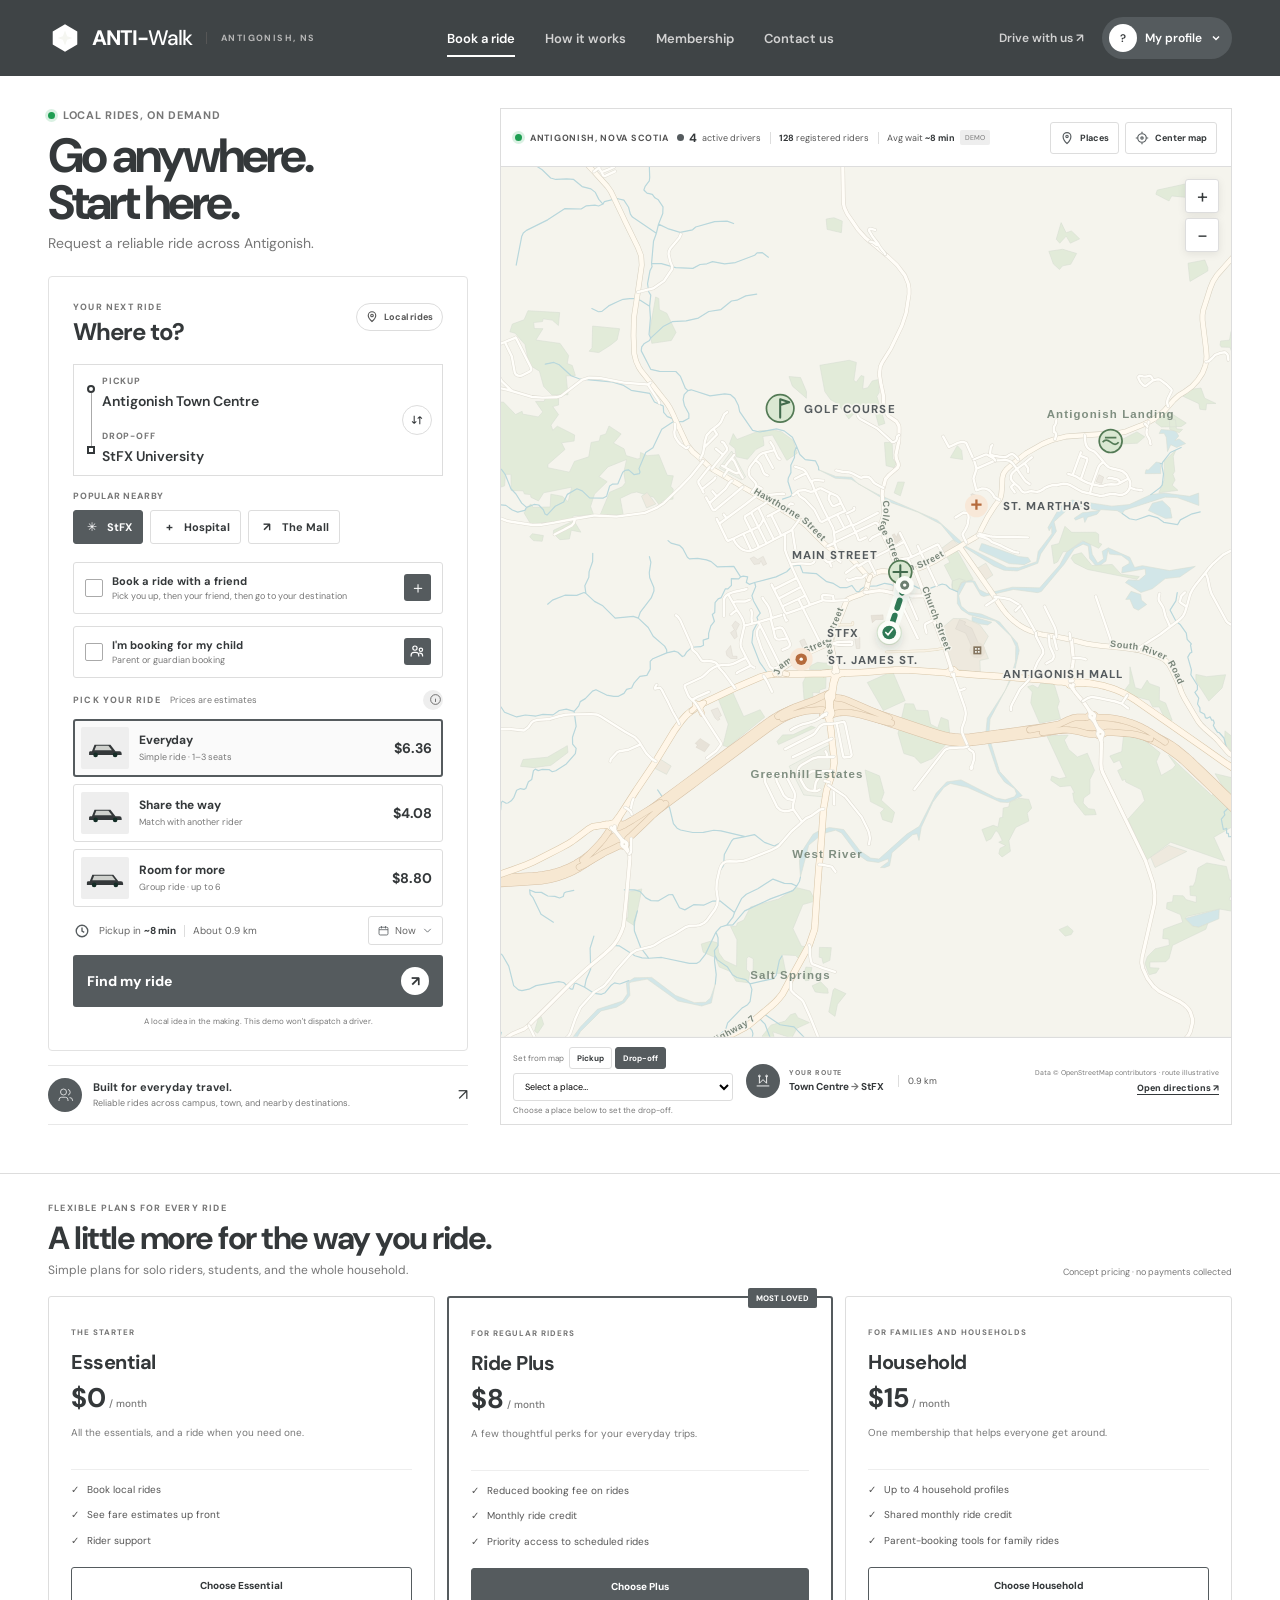
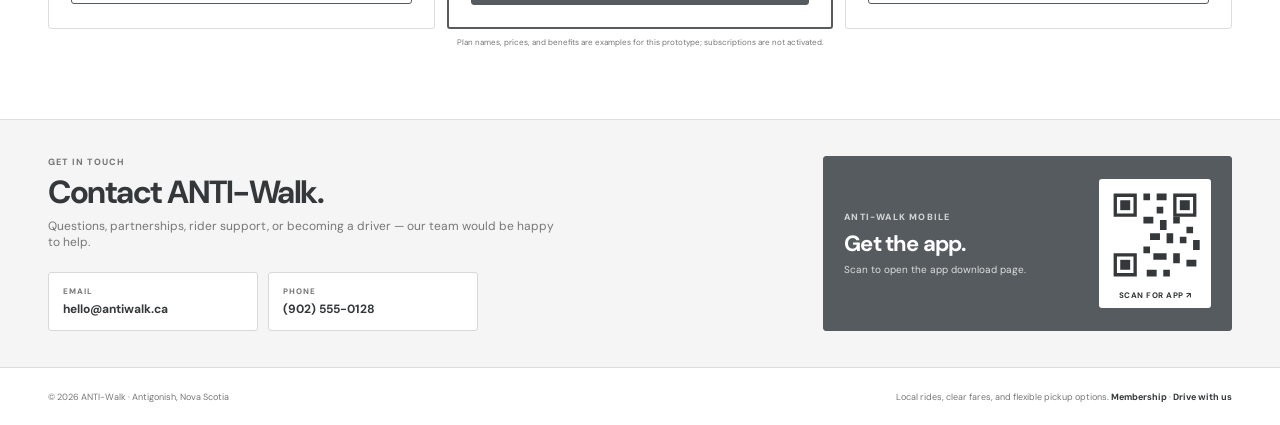
<file: index.html>
<!doctype html>
<html lang="en">
  <head>
    <meta charset="UTF-8" />
    <meta name="viewport" content="width=device-width, initial-scale=1.0" />
    <meta
      name="description"
      content="A local-first rideshare concept for getting around Antigonish, Nova Scotia."
    />
    <meta name="theme-color" content="#f5f6f1" />
    <title>ANTI-Walk — Antigonish rides</title>
    <link rel="preconnect" href="https://fonts.googleapis.com" />
    <link rel="preconnect" href="https://fonts.gstatic.com" crossorigin />
    <link
      href="https://fonts.googleapis.com/css2?family=DM+Sans:wght@400;500;600;700&family=Manrope:wght@400;500;600;700;800&display=swap"
      rel="stylesheet"
    />
    <link rel="stylesheet" href="styles.css" />
  </head>
  <body>
    <div class="app-shell">
      <header class="topbar">
        <a class="brand" href="index.html" aria-label="ANTI-Walk home">
          <span class="brand-mark" aria-hidden="true">
            <svg viewBox="0 0 36 36" fill="none">
              <path d="M18 3.5 31 11v14L18 32.5 5 25V11L18 3.5Z" fill="currentColor" />
              <path d="m18 10 2.25 6.2L26 18l-5.75 1.8L18 26l-2.25-6.2L10 18l5.75-1.8L18 10Z" fill="#F5F6F1" />
            </svg>
          </span>
          <span class="brand-name">ANTI-<span>Walk</span></span>
          <span class="brand-location">ANTIGONISH, NS</span>
        </a>
        <nav class="top-nav" aria-label="Main navigation">
          <a class="nav-link active" href="index.html">Book a ride</a>
          <a class="nav-link" href="how-it-works.html">How it works</a>
          <a class="nav-link" href="membership.html">Membership</a>
          <a class="nav-link" href="contact.html">Contact us</a>
        </nav>
        <div class="top-actions">
          <a class="top-drive-link" href="driver.html">Drive with us <span aria-hidden="true">↗</span></a>
          <button class="profile-button" id="user-profile-button" type="button" aria-haspopup="dialog" aria-controls="user-profile-dialog">
            <span class="profile-initials" id="profile-initials">?</span>
            <span class="profile-label" id="profile-button-label">My profile</span>
            <svg viewBox="0 0 16 16" aria-hidden="true"><path d="m4 6 4 4 4-4" /></svg>
          </button>
        </div>
      </header>

      <main class="workspace" id="book">
        <section class="booking-column" aria-labelledby="page-title">
          <div class="intro">
            <div class="eyebrow"><span class="live-dot"></span> Local rides, on demand</div>
            <h1 id="page-title">Go anywhere.<br /><span>Start here.</span></h1>
            <p>Request a reliable ride across Antigonish.</p>
          </div>

          <section class="booking-card" aria-label="Plan your ride">
            <div class="card-heading">
              <div>
                <span class="section-kicker">YOUR NEXT RIDE</span>
                <h2>Where to?</h2>
              </div>
              <span class="local-badge">
                <svg viewBox="0 0 16 16" aria-hidden="true"><path d="M8 14s5-4.3 5-8A5 5 0 0 0 3 6c0 3.7 5 8 5 8Z" /><circle cx="8" cy="6" r="1.7" /></svg>
                Local rides
              </span>
            </div>

            <form id="ride-form">
              <div class="route-fields">
                <div class="route-rail" aria-hidden="true">
                  <span class="rail-dot pickup-dot"></span>
                  <span class="rail-line"></span>
                  <span class="rail-square"></span>
                </div>
                <label class="location-field" for="pickup">
                  <span class="field-label">PICKUP</span>
                  <input id="pickup" name="pickup" list="local-places" value="Antigonish Town Centre" autocomplete="off" required />
                </label>
                <button class="swap-button" id="swap-route" type="button" aria-label="Swap pickup and destination">
                  <svg viewBox="0 0 20 20" aria-hidden="true"><path d="M6 4v11m0 0-3-3m3 3 3-3M14 16V5m0 0-3 3m3-3 3 3" /></svg>
                </button>
                <label class="location-field destination-field" for="destination">
                  <span class="field-label">DROP-OFF</span>
                  <input id="destination" name="destination" list="local-places" value="StFX University" autocomplete="off" required />
                </label>
                <datalist id="local-places">
                  <option value="McDonald's"></option>
                  <option value="Pita Pit"></option>
                  <option value="A&W"></option>
                  <option value="Subway"></option>
                  <option value="Antigonish Town Centre"></option>
                  <option value="StFX University"></option>
                  <option value="St. Martha's Regional Hospital"></option>
                  <option value="Antigonish Mall"></option>
                  <option value="Antigonish Market Square"></option>
                  <option value="Main Street, Antigonish, NS"></option>
                  <option value="Antigonish Golf &amp; Country Club"></option>
                  <option value="Antigonish Landing"></option>
                  <option value="Pomquet Beach"></option>
                  <option value="Paqtnkek Mi'kmaw Nation"></option>
                </datalist>
              </div>

              <div class="quick-destinations">
                <span class="quick-label">POPULAR NEARBY</span>
                <div class="destination-chips">
                  <button class="destination-chip selected" type="button" data-place="StFX University">
                    <span class="chip-icon campus-icon">✳</span> StFX
                  </button>
                  <button class="destination-chip" type="button" data-place="St. Martha's Regional Hospital">
                    <span class="chip-icon hospital-icon">+</span> Hospital
                  </button>
                  <button class="destination-chip" type="button" data-place="Antigonish Mall">
                    <span class="chip-icon shop-icon">↗</span> The Mall
                  </button>
                </div>
              </div>

              <label class="friend-booking-toggle" for="ride-with-friend">
                <input id="ride-with-friend" type="checkbox" />
                <span class="toggle-check" aria-hidden="true"></span>
                <span class="child-toggle-copy"><strong>Book a ride with a friend</strong><small>Pick you up, then your friend, then go to your destination</small></span>
                <span class="friend-icon" aria-hidden="true">＋</span>
              </label>
              <fieldset class="friend-pickup-fields" id="friend-pickup-fields" hidden disabled>
                <legend>Your friend's stop</legend>
                <p>We'll plan the pickup order as you → your friend → your destination.</p>
                <div class="friend-fields">
                  <label class="form-field">Friend's name
                    <input id="friend-name" name="friendName" autocomplete="off" placeholder="First name" required />
                  </label>
                  <label class="form-field">Friend's pickup location
                    <input id="friend-pickup" name="friendPickup" list="local-places" autocomplete="off" placeholder="Enter or choose a place" required />
                  </label>
                </div>
              </fieldset>

              <label class="child-booking-toggle" for="book-for-child">
                <input id="book-for-child" type="checkbox" />
                <span class="toggle-check" aria-hidden="true"></span>
                <span class="child-toggle-copy"><strong>I'm booking for my child</strong><small>Parent or guardian booking</small></span>
                <span class="family-icon" aria-hidden="true">
                  <svg viewBox="0 0 20 20"><circle cx="7" cy="6" r="2.5" /><circle cx="14" cy="8" r="2" /><path d="M2.5 16v-1.5A3.5 3.5 0 0 1 6 11h2a3.5 3.5 0 0 1 3.5 3.5V16m.5-4h1a3 3 0 0 1 3 3v1" /></svg>
                </span>
              </label>
              <fieldset class="child-details" id="child-details" hidden disabled>
                <legend>Child ride details</legend>
                <p class="child-safety-note">Parent-authorized rides are a concept only in this demo. No trip or driver is contacted.</p>
                <div class="child-fields">
                  <label class="form-field">Child's first name
                    <input id="child-name" name="childName" autocomplete="off" placeholder="First name" required />
                  </label>
                  <label class="form-field">Child's age
                    <input id="child-age" name="childAge" type="number" min="1" max="17" inputmode="numeric" placeholder="Age" required />
                  </label>
                  <label class="form-field full-field">Parent / guardian phone
                    <input id="guardian-phone" name="guardianPhone" type="tel" autocomplete="tel" placeholder="Best number to reach you" required />
                  </label>
                  <label class="form-field">Trusted adult at drop-off
                    <input id="dropoff-adult" name="dropoffAdult" autocomplete="off" placeholder="Adult's name" required />
                  </label>
                  <label class="form-field">Their phone number
                    <input id="dropoff-phone" name="dropoffPhone" type="tel" autocomplete="off" placeholder="Contact number" required />
                  </label>
                </div>
                <label class="guardian-consent">
                  <input id="guardian-consent" type="checkbox" required />
                  <span>I am the parent / legal guardian and authorize this ride. I have arranged a safe hand-off at both ends.</span>
                </label>
                <p class="child-privacy-note">Don't enter real contact details in this demo. Information stays in this page and is not sent to a service.</p>
              </fieldset>

              <div class="ride-options-heading">
                <div>
                  <span class="section-kicker">PICK YOUR RIDE</span>
                  <span class="ride-options-note">Prices are estimates</span>
                </div>
                <button class="info-button" type="button" aria-label="About estimated fares" title="Fares are illustrative estimates for this demo.">
                  <svg viewBox="0 0 16 16" aria-hidden="true"><circle cx="8" cy="8" r="6" /><path d="M8 7v4m0-6h.01" /></svg>
                </button>
              </div>
              <div class="ride-options" role="radiogroup" aria-label="Choose a ride">
                <button class="ride-option selected" type="button" role="radio" aria-checked="true" data-ride="neighbour">
                  <span class="ride-art neighbour-art" aria-hidden="true">
                    <svg viewBox="0 0 58 34" fill="none"><path d="M8 21.5h3l3.5-9h22l7 9h5.5a3 3 0 0 1 3 3v2H7v-2a3 3 0 0 1 1-3Z" fill="currentColor" /><path d="m17 14-2.5 6h24l-4.8-6H17Z" fill="#F5F6F1" opacity=".8" /><circle cx="16" cy="26.5" r="3.2" fill="#142D26" /><circle cx="43" cy="26.5" r="3.2" fill="#142D26" /></svg>
                  </span>
                  <span class="ride-copy"><strong>Everyday</strong><small>Simple ride · 1–3 seats</small></span>
                  <span class="ride-price" id="neighbour-price">$8.50</span>
                </button>
                <button class="ride-option" type="button" role="radio" aria-checked="false" data-ride="shared">
                  <span class="ride-art shared-art" aria-hidden="true">
                    <svg viewBox="0 0 58 34" fill="none"><path d="M8 21.5h3l3.5-9h22l7 9h5.5a3 3 0 0 1 3 3v2H7v-2a3 3 0 0 1 1-3Z" fill="currentColor" /><path d="m17 14-2.5 6h24l-4.8-6H17Z" fill="#F5F6F1" opacity=".8" /><circle cx="16" cy="26.5" r="3.2" fill="#142D26" /><circle cx="43" cy="26.5" r="3.2" fill="#142D26" /></svg>
                  </span>
                  <span class="ride-copy"><strong>Share the way</strong><small>Match with another rider</small></span>
                  <span class="ride-price" id="shared-price">$5.50</span>
                </button>
                <button class="ride-option" type="button" role="radio" aria-checked="false" data-ride="group">
                  <span class="ride-art group-art" aria-hidden="true">
                    <svg viewBox="0 0 58 34" fill="none"><path d="M5 21.5h3l3.5-9h29l7 9h3.5a3 3 0 0 1 3 3v2H4v-2a3 3 0 0 1 1-3Z" fill="currentColor" /><path d="m14 14-2.5 6h32l-4.8-6H14Z" fill="#F5F6F1" opacity=".8" /><circle cx="14" cy="26.5" r="3.2" fill="#142D26" /><circle cx="44" cy="26.5" r="3.2" fill="#142D26" /></svg>
                  </span>
                  <span class="ride-copy"><strong>Room for more</strong><small>Group ride · up to 6</small></span>
                  <span class="ride-price" id="group-price">$12.00</span>
                </button>
              </div>

              <div class="ride-meta">
                <span class="arrival-icon" aria-hidden="true">
                  <svg viewBox="0 0 18 18"><circle cx="9" cy="9" r="6.5" /><path d="M9 5v4l2.5 1.5" /></svg>
                </span>
                <span>Pickup in <strong>~8 min</strong></span>
                <span class="meta-divider"></span>
                <span id="trip-distance">About 3 km</span>
                <button class="schedule-button" type="button" id="schedule-button">
                  <svg viewBox="0 0 16 16" aria-hidden="true"><rect x="2.5" y="4" width="11" height="9.5" rx="1.5" /><path d="M5.5 2.5v3M10.5 2.5v3M2.5 7h11" /></svg>
                  Now
                  <svg class="chevron" viewBox="0 0 16 16" aria-hidden="true"><path d="m4 6 4 4 4-4" /></svg>
                </button>
              </div>

              <button class="request-button" id="request-ride" type="submit">
                <span>Find my ride</span>
                <span class="request-arrow" aria-hidden="true">↗</span>
              </button>
              <p class="demo-note">A local idea in the making. This demo won't dispatch a driver.</p>
            </form>
          </section>

          <div class="community-note" id="how-it-works">
            <span class="community-icon" aria-hidden="true">
              <svg viewBox="0 0 24 24"><path d="M16 20v-1.5a3.5 3.5 0 0 0-3.5-3.5h-5A3.5 3.5 0 0 0 4 18.5V20m6-8a4 4 0 1 0 0-8 4 4 0 0 0 0 8Zm6-7.5a4 4 0 0 1 0 7.7m2 3.3h.5a3.5 3.5 0 0 1 3.5 3.5V20" /></svg>
            </span>
            <span><strong>Built for everyday travel.</strong><small>Reliable rides across campus, town, and nearby destinations.</small></span>
            <span class="community-arrow" aria-hidden="true">↗</span>
          </div>
        </section>

        <section class="map-panel" aria-label="Interactive map and trip route">
          <div class="map-topline">
            <div class="map-location-group">
              <span class="map-live"><span class="live-dot"></span> ANTIGONISH, NOVA SCOTIA</span>
              <span class="active-driver-counter" aria-label="4 sample active drivers, 128 registered riders, average wait about 8 minutes, demo estimate">
                <span class="active-driver-dot" aria-hidden="true"></span>
                <strong id="active-driver-count">4</strong>
                <span>active drivers</span>
                <span class="registered-rider-count"><strong id="registered-rider-count">128</strong> registered riders</span>
                <span class="active-driver-wait">Avg wait <strong>~8 min</strong></span>
                <small>DEMO</small>
              </span>
            </div>
            <div class="map-topline-actions">
              <button type="button" class="map-layer-button" id="choose-local-place" aria-label="Choose from local places">
                <svg viewBox="0 0 18 18" aria-hidden="true"><path d="M9 16s5-4.2 5-9a5 5 0 0 0-10 0c0 4.8 5 9 5 9Z" /><circle cx="9" cy="7" r="1.5" /></svg>
                <span>Places</span>
              </button>
              <button type="button" class="map-layer-button" id="center-map" aria-label="Center the map">
                <svg viewBox="0 0 18 18" aria-hidden="true"><circle cx="9" cy="9" r="5.5" /><circle cx="9" cy="9" r="1.5" /><path d="M9 1v2m0 12v2M1 9h2m12 0h2" /></svg>
                <span>Center map</span>
              </button>
            </div>
          </div>
          <div class="map-canvas" id="map-canvas">
            <div class="local-map-fallback" id="local-map-fallback" hidden>
              <div class="local-map-fallback-card">
                <strong>Choose a local place</strong>
                <p id="local-map-target-label">Choose a local place to set your selected stop. No map key is needed.</p>
                <div class="local-map-places" role="group" aria-label="Choose a local place">
                  <button type="button" class="local-map-place" data-local-place="McDonald's">McDonald's</button>
                  <button type="button" class="local-map-place" data-local-place="Pita Pit">Pita Pit</button>
                  <button type="button" class="local-map-place" data-local-place="A&W">A&amp;W</button>
                  <button type="button" class="local-map-place" data-local-place="Subway">Subway</button>
                  <button type="button" class="local-map-place" data-local-place="Antigonish Town Centre">Town Centre</button>
                  <button type="button" class="local-map-place" data-local-place="StFX University">StFX</button>
                  <button type="button" class="local-map-place" data-local-place="St. Martha's Regional Hospital">St. Martha's Hospital</button>
                  <button type="button" class="local-map-place" data-local-place="Antigonish Mall">Antigonish Mall</button>
                  <button type="button" class="local-map-place" data-local-place="Antigonish Market Square">Market Square</button>
                  <button type="button" class="local-map-place" data-local-place="Main Street, Antigonish, NS">Main Street</button>
                  <button type="button" class="local-map-place" data-local-place="Antigonish Golf &amp; Country Club">Golf Course</button>
                </div>
              </div>
            </div>
            <div class="map-cluster-popover" id="st-james-cluster-popover" role="dialog" aria-label="Places near St. James Street" hidden>
              <span class="map-cluster-title">ST. JAMES STREET</span>
              <div class="map-cluster-options">
                <button type="button" data-cluster-place="McDonald's"><span aria-hidden="true">M</span>McDonald's</button>
                <button type="button" data-cluster-place="Pita Pit"><span aria-hidden="true">P</span>Pita Pit</button>
                <button type="button" data-cluster-place="A&W"><span aria-hidden="true">A&amp;W</span>A&amp;W</button>
                <button type="button" data-cluster-place="Subway"><span aria-hidden="true">S</span>Subway</button>
              </div>
            </div>
            <svg class="map-drawing" id="local-map" viewBox="0 0 900 760" preserveAspectRatio="xMidYMid slice" role="group" aria-labelledby="map-title map-desc">
              <title id="map-title">Street map of Antigonish, Nova Scotia</title>
              <desc id="map-desc">A local map using OpenStreetMap roads, buildings, land cover, and waterways. Hover or select the St. James Street marker to choose from nearby shops. Click a labeled place or any map position to set the selected stop; drag to pan and use the plus and minus buttons to zoom.</desc>
              <defs>
                <filter id="marker-shadow" x="-60%" y="-60%" width="220%" height="220%">
                  <feDropShadow dx="0" dy="4" stdDeviation="4" flood-color="#254137" flood-opacity=".16" />
                </filter>
              </defs>
              <image href="antigonish-map.svg" x="0" y="0" width="900" height="760" preserveAspectRatio="none" aria-hidden="true" />
              <g class="map-place" data-map-place="stfx">
                <circle cx="470.3" cy="406.8" r="11" fill="#DAE8D2" />
                <path d="M470.3 398.8 472.8 404.3l6.5 2.5-6.5 2.5-2.5 6.5-2.5-6.5-6.5-2.5 6.5-2.5 2.5-5.5Z" fill="#426B4D" />
                <text x="444" y="410.8" text-anchor="end">STFX</text>
              </g>
              <g class="map-place" data-map-place="golf-course">
                <circle cx="375" cy="211" r="12" fill="#DAE8D2" stroke="#537A55" stroke-width="1.5" />
                <path d="M375 203v16m0-16 8 2.5-8 2.5" fill="none" stroke="#426B4D" stroke-width="1.8" stroke-linecap="round" stroke-linejoin="round" />
                <text x="396" y="215">GOLF COURSE</text>
              </g>
              <g class="map-place" data-map-place="main-street">
                <circle cx="480" cy="354" r="10" fill="#DAE8D2" stroke="#537A55" stroke-width="1.5" />
                <path d="M480 348v12m-6-6h12" stroke="#426B4D" stroke-width="1.8" stroke-linecap="round" />
                <text x="461" y="343" text-anchor="end">MAIN STREET</text>
              </g>
              <g class="map-place" data-map-place="hospital">
                <circle cx="546.5" cy="296.1" r="10" fill="#F8E8D8" />
                <path d="M545.5 290.6h2v3.5h3.5v2h-3.5v3.5h-2v-3.5H542v-2h3.5v-3.5Z" fill="#B56B3D" />
                <text x="569.5" y="300.1">ST. MARTHA'S</text>
              </g>
              <g class="map-place st-james-cluster" id="st-james-cluster" data-map-place="mcdonalds" tabindex="0" role="button" aria-haspopup="dialog" aria-controls="st-james-cluster-popover" aria-expanded="false" aria-label="Show places near St. James Street">
                <circle cx="393.4" cy="430.1" r="10" fill="#F8E8D8" />
                <circle cx="393.4" cy="430.1" r="5" fill="#B56B3D" />
                <circle cx="393.4" cy="430.1" r="1.5" fill="#FCFDF9" />
                <text x="416.4" y="434.1">ST. JAMES ST.</text>
              </g>
              <g class="map-place" data-map-place="mall">
                <circle cx="547.3" cy="422.4" r="7" fill="#E8E2D6" />
                <path d="M543.8 418.9h7v7h-7z" fill="#7B6A53" opacity=".9" />
                <path d="M545.3 420.4h1.5v1.5h-1.5zm2.5 0h1.5v1.5h-1.5zm-2.5 2.5h1.5v1.5h-1.5zm2.5 0h1.5v1.5h-1.5z" fill="#F5F6F1" />
                <text x="570" y="447">ANTIGONISH MALL</text>
              </g>
              <g class="map-place" data-map-place="landing">
                <circle cx="663.8" cy="239.5" r="10" fill="#DAE8D2" stroke="#537A55" stroke-width="1.5" />
                <path d="M656.8 240.5c2-2.5 4-2.5 7 0s5 2.5 7 0m-12-4h10" fill="none" stroke="#537A55" stroke-width="1.5" />
              </g>
              <path id="route-shadow" d="M483.8 365.4 L470.3 406.8" fill="none" stroke="#FAFCF7" stroke-width="13" stroke-linecap="round" />
              <path id="route-line" d="M483.8 365.4 L470.3 406.8" fill="none" stroke="#2E7955" stroke-width="5" stroke-linecap="round" stroke-dasharray="7 7" />
              <g id="pickup-marker" class="map-marker" transform="translate(483.8 365.4)" filter="url(#marker-shadow)">
                <circle r="8" fill="#FCFDF9" />
                <circle r="4" fill="#6C7E70" />
                <circle r="1.5" fill="#FCFDF9" />
              </g>
              <g id="destination-marker" class="map-marker" transform="translate(470.3 406.8)" filter="url(#marker-shadow)">
                <circle r="10" fill="#FCFDF9" />
                <circle r="6" fill="#2E7955" />
                <path d="m-3 0 2 2 4-5" fill="none" stroke="#FCFDF9" stroke-width="1.5" stroke-linecap="round" stroke-linejoin="round" />
              </g>
              <g id="friend-marker" class="map-marker" transform="translate(300 430)" filter="url(#marker-shadow)" display="none">
                <circle r="9" fill="#FCFDF9" />
                <circle r="5" fill="#C18A43" />
                <text x="0" y="2" text-anchor="middle" fill="#FCFDF9" font-family="DM Sans,sans-serif" font-size="6" font-weight="700">F</text>
              </g>
              <g class="map-decoration" transform="translate(778 35)">
                <circle cx="26" cy="26" r="25" fill="#FCFDF9" opacity=".9" />
                <path d="m26 10 6 16-6-3-6 3 6-16Z" fill="#2E7955" />
                <text x="26" y="45" text-anchor="middle" fill="#6C7E70" font-family="DM Sans,sans-serif" font-size="8" font-weight="700">N</text>
              </g>
            </svg>
            <div class="map-zoom-controls" role="group" aria-label="Map zoom controls">
              <button type="button" id="zoom-map-in" aria-label="Zoom in">+</button>
              <button type="button" id="zoom-map-out" aria-label="Zoom out">−</button>
            </div>
          </div>
          <div class="map-toolbar">
            <div class="map-pick-area">
              <div class="map-pick-controls" id="map-pick-controls" role="group" aria-label="Choose what to set from the map">
                <span>Set from map</span>
                <button type="button" class="map-target-button" data-map-target="pickup" aria-pressed="false">Pickup</button>
                <button type="button" class="map-target-button" id="map-friend-target" data-map-target="friend" aria-pressed="false" hidden>Friend</button>
                <button type="button" class="map-target-button active" data-map-target="destination" aria-pressed="true">Drop-off</button>
              </div>
              <label class="map-place-label" for="map-place-select">Click anywhere on the map or choose a place below</label>
              <select id="map-place-select" class="map-place-select" aria-label="Choose a nearby pickup or drop-off location">
                <option value="">Select a place…</option>
                <option value="McDonald's">McDonald's</option>
                <option value="Pita Pit">Pita Pit</option>
                <option value="A&W">A&amp;W</option>
                <option value="Subway">Subway</option>
                <option value="Antigonish Town Centre">Town Centre</option>
                <option value="StFX University">StFX University</option>
                <option value="St. Martha's Regional Hospital">St. Martha's Hospital</option>
                <option value="Antigonish Mall">Antigonish Mall</option>
                <option value="Antigonish Market Square">Market Square</option>
                <option value="Main Street, Antigonish, NS">Main Street</option>
                <option value="Antigonish Golf &amp; Country Club">Golf Course</option>
                <option value="Antigonish Landing">Antigonish Landing</option>
              </select>
              <div class="map-pick-instruction" id="map-pick-instruction">Choose a place below to set the drop-off.</div>
            </div>
            <div class="route-summary">
              <span class="summary-icon" aria-hidden="true">
                <svg viewBox="0 0 20 20"><path d="M3 15.5h14m-11-11v8l4-4 4 4v-8" /><circle cx="6" cy="4.5" r="1" /><circle cx="14" cy="4.5" r="1" /></svg>
              </span>
              <span><small>YOUR ROUTE</small><strong class="route-summary-text"><span id="route-origin-label">Town Centre</span><span id="friend-route-summary" hidden> <i>→</i> <span id="friend-route-label"></span></span> <i>→</i> <span id="route-destination-label">StFX</span></strong></span>
              <span class="summary-distance" id="map-distance">3.1 km</span>
            </div>
            <div class="map-footer-actions">
              <div class="map-disclaimer" id="map-disclaimer">
                Data © <a href="https://www.openstreetmap.org/copyright" target="_blank" rel="noopener noreferrer">OpenStreetMap contributors</a> · route illustrative
              </div>
              <a class="map-directions-link" id="map-directions-link" href="https://www.google.com/maps/dir/?api=1&amp;origin=Antigonish%20Town%20Centre%2C%20Antigonish%2C%20NS&amp;destination=StFX%20University%2C%20Antigonish%2C%20NS&amp;travelmode=driving" target="_blank" rel="noopener noreferrer">Open directions ↗</a>
            </div>
          </div>
        </section>
      </main>
      <section class="membership-section" id="membership" aria-labelledby="membership-title">
        <div class="membership-heading">
          <div>
            <span class="section-kicker">FLEXIBLE PLANS FOR EVERY RIDE</span>
            <h2 id="membership-title">A little more for the way you ride.</h2>
            <p>Simple plans for solo riders, students, and the whole household.</p>
          </div>
          <span class="membership-note">Concept pricing · no payments collected</span>
        </div>
        <div class="membership-grid">
          <article class="membership-card">
            <span class="plan-label">THE STARTER</span>
            <h3>Essential</h3>
            <p class="plan-price">$0<span> / month</span></p>
            <p class="plan-summary">All the essentials, and a ride when you need one.</p>
            <ul><li>Book local rides</li><li>See fare estimates up front</li><li>Rider support</li></ul>
            <button type="button" class="plan-button" data-plan="Essential">Choose Essential</button>
          </article>
          <article class="membership-card featured-plan">
            <span class="plan-label">FOR REGULAR RIDERS</span>
            <h3>Ride Plus</h3>
            <p class="plan-price">$8<span> / month</span></p>
            <p class="plan-summary">A few thoughtful perks for your everyday trips.</p>
            <ul><li>Reduced booking fee on rides</li><li>Monthly ride credit</li><li>Priority access to scheduled rides</li></ul>
            <button type="button" class="plan-button" data-plan="Ride Plus">Choose Plus</button>
            <span class="popular-plan">MOST LOVED</span>
          </article>
          <article class="membership-card">
            <span class="plan-label">FOR FAMILIES AND HOUSEHOLDS</span>
            <h3>Household</h3>
            <p class="plan-price">$15<span> / month</span></p>
            <p class="plan-summary">One membership that helps everyone get around.</p>
            <ul><li>Up to 4 household profiles</li><li>Shared monthly ride credit</li><li>Parent-booking tools for family rides</li></ul>
            <button type="button" class="plan-button" data-plan="Household">Choose Household</button>
          </article>
        </div>
        <p class="membership-footnote">Plan names, prices, and benefits are examples for this prototype; subscriptions are not activated.</p>
      </section>
      <section class="contact-section" id="contact" aria-labelledby="contact-title">
        <div class="contact-copy">
          <span class="section-kicker">GET IN TOUCH</span>
          <h2 id="contact-title">Contact ANTI-Walk.</h2>
          <p>Questions, partnerships, rider support, or becoming a driver — our team would be happy to help.</p>
          <div class="contact-links">
            <a href="mailto:hello@antiwalk.ca">
              <small>EMAIL</small>
              <strong>hello@antiwalk.ca</strong>
            </a>
            <a href="tel:+19025550128">
              <small>PHONE</small>
              <strong>(902) 555-0128</strong>
            </a>
          </div>
        </div>
        <div class="download-card" id="app-download">
          <div>
            <span class="section-kicker">ANTI-WALK MOBILE</span>
            <h3>Get the app.</h3>
            <p>Scan to open the app download page.</p>
          </div>
          <a class="download-qr" href="app-download.html" aria-label="Open the ANTI-Walk app download page">
            <svg viewBox="0 0 29 29" role="img" aria-label="ANTI-Walk app download QR code">
              <rect width="29" height="29" fill="#fff"/>
              <g fill="#34383a">
                <path d="M2 2h7v7H2zm1 1v5h5V3zM20 2h7v7h-7zm1 1v5h5V3zM2 20h7v7H2zm1 1v5h5v-5z"/>
                <path d="M11 2h2v2h-2zm4 0h3v2h-3zm0 4h2v2h-2zm-4 3h3v2h-3zm5 1h2v3h-2zm4-1h2v2h-2zm4 3h2v2h-2zm-11 2h3v2h-3zm5 0h2v3h-2zm4 1h2v2h-2zm4 1h2v3h-2zM11 18h2v2h-2zm3 2h4v2h-4zm6 0h2v3h-2zm4 2h3v2h-3zm-12 3h3v2h-3zm5 0h2v2h-2z"/>
              </g>
              <g fill="#34383a">
                <rect x="4" y="4" width="3" height="3"/>
                <rect x="22" y="4" width="3" height="3"/>
                <rect x="4" y="22" width="3" height="3"/>
              </g>
            </svg>
            <span>SCAN FOR APP ↗</span>
          </a>
        </div>
      </section>
      <div class="toast" id="toast" role="status" aria-live="polite"></div>
      <dialog class="schedule-dialog" id="schedule-dialog">
        <form method="dialog">
          <span class="dialog-kicker">PLAN AHEAD</span>
          <h2>When do you need a ride?</h2>
          <p>Choose a time to see how a scheduled trip could work.</p>
          <label for="ride-time">Pickup time</label>
          <input type="datetime-local" id="ride-time" />
          <div class="dialog-actions">
            <button class="dialog-cancel" value="cancel">Cancel</button>
            <button class="dialog-confirm" id="save-time" value="confirm">Set pickup time</button>
          </div>
        </form>
      </dialog>
      <dialog class="schedule-dialog user-profile-dialog" id="user-profile-dialog">
        <form id="user-profile-form">
          <div class="profile-dialog-heading">
            <div>
              <span class="dialog-kicker">YOUR RIDER PROFILE</span>
              <h2>Make yourself at home.</h2>
            </div>
            <button class="profile-dialog-close" id="close-profile-dialog" type="button" aria-label="Close profile">×</button>
          </div>
          <p>Keep your rider details handy for future trips.</p>
          <label for="rider-name">Name you'd like us to use</label>
          <input id="rider-name" name="name" autocomplete="name" maxlength="60" placeholder="Your name" required />
          <label for="rider-email">Email <span class="optional-label">OPTIONAL</span></label>
          <input id="rider-email" name="email" type="email" autocomplete="email" maxlength="120" placeholder="you@example.com" />
          <label for="rider-phone">Phone <span class="optional-label">OPTIONAL</span></label>
          <input id="rider-phone" name="phone" type="tel" autocomplete="tel" maxlength="30" placeholder="(902) 555-0123" />
          <label for="rider-type">I mostly ride as</label>
          <select id="rider-type" name="riderType">
            <option>Local rider</option>
            <option>StFX student</option>
            <option>Parent or caregiver</option>
            <option>Visitor to Antigonish</option>
          </select>
          <div class="profile-membership-row"><span>Current concept plan</span><strong id="profile-membership">Essential</strong></div>
          <p class="profile-storage-note">This demo saves your profile only in this browser on this device. No account service is connected.</p>
          <p class="profile-status" id="profile-status" role="status" aria-live="polite"></p>
          <div class="dialog-actions">
            <button class="dialog-cancel" id="cancel-profile-dialog" type="button">Cancel</button>
            <button class="dialog-confirm" type="submit">Save profile</button>
          </div>
        </form>
      </dialog>
      <footer class="site-footer">
        <span>© 2026 ANTI-Walk · Antigonish, Nova Scotia</span>
        <span>Local rides, clear fares, and flexible pickup options. <a href="membership.html">Membership</a> · <a href="driver.html">Drive with us</a></span>
      </footer>
    </div>
    <script src="app.js"></script>
  </body>
</html>
</file>
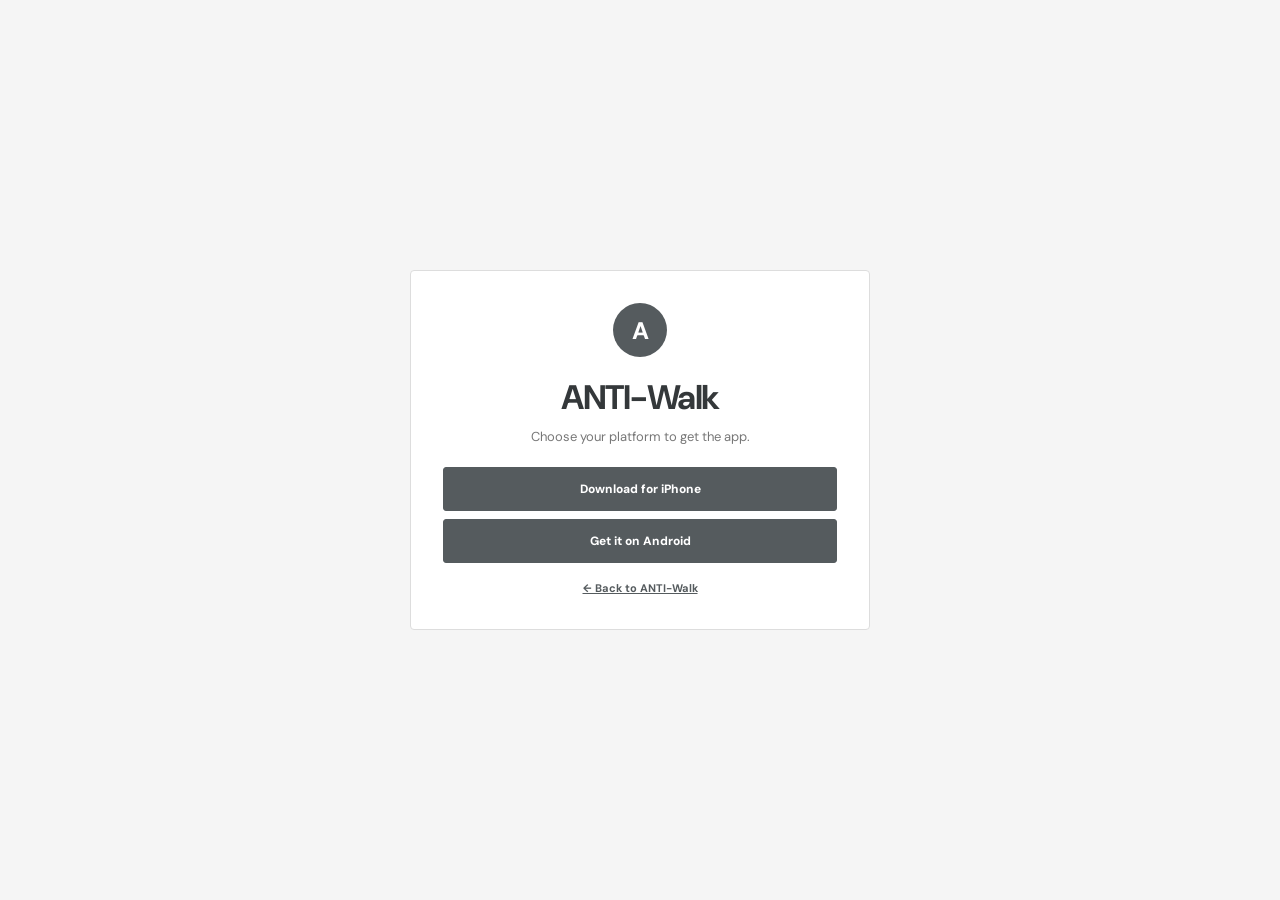
<file: app-download.html>
<!doctype html>
<html lang="en">
  <head>
    <meta charset="UTF-8" />
    <meta name="viewport" content="width=device-width, initial-scale=1.0" />
    <title>Download ANTI-Walk</title>
    <link rel="preconnect" href="https://fonts.googleapis.com" />
    <link rel="preconnect" href="https://fonts.gstatic.com" crossorigin />
    <link href="https://fonts.googleapis.com/css2?family=DM+Sans:wght@400;500;600;700&display=swap" rel="stylesheet" />
    <style>
      :root { font-family: "DM Sans", sans-serif; color: #34383a; background: #f5f5f5; }
      * { box-sizing: border-box; }
      body { min-height: 100vh; display: grid; place-items: center; margin: 0; padding: 24px; }
      main { width: min(460px, 100%); padding: 32px; border: 1px solid #ddd; border-radius: 4px; background: #fff; text-align: center; }
      .mark { width: 54px; height: 54px; display: grid; place-items: center; margin: 0 auto 18px; border-radius: 50%; color: #fff; background: #555b5e; font-size: 24px; font-weight: 800; }
      h1 { margin: 0 0 8px; font-size: 34px; letter-spacing: -1.5px; }
      p { margin: 0 0 22px; color: #777; font-size: 13px; }
      .stores { display: grid; gap: 8px; }
      .stores a { display: block; padding: 13px 16px; border: 1px solid #555b5e; border-radius: 3px; color: #fff; background: #555b5e; text-decoration: none; font-size: 12px; font-weight: 800; }
      .back { display: inline-block; margin-top: 18px; color: #555b5e; font-size: 11px; font-weight: 700; }
    </style>
  </head>
  <body>
    <main>
      <div class="mark" aria-hidden="true">A</div>
      <h1>ANTI-Walk</h1>
      <p>Choose your platform to get the app.</p>
      <div class="stores">
        <a href="#" aria-label="Download ANTI-Walk for iPhone">Download for iPhone</a>
        <a href="#" aria-label="Download ANTI-Walk for Android">Get it on Android</a>
      </div>
      <a class="back" href="index.html">← Back to ANTI-Walk</a>
    </main>
  </body>
</html>
</file>
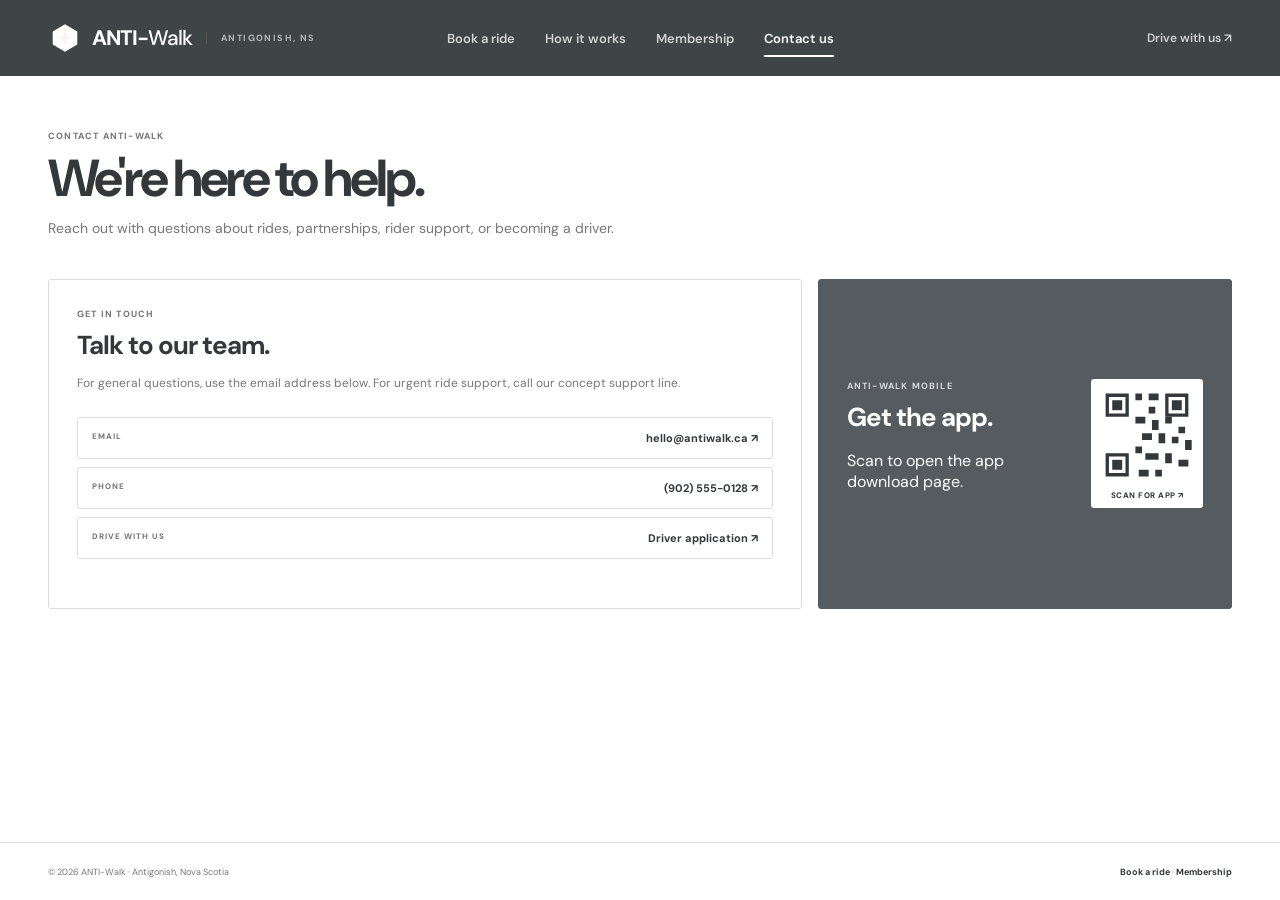
<file: contact.html>
<!doctype html>
<html lang="en">
  <head>
    <meta charset="UTF-8" />
    <meta name="viewport" content="width=device-width, initial-scale=1.0" />
    <title>Contact us — ANTI-Walk</title>
    <link rel="preconnect" href="https://fonts.googleapis.com" />
    <link rel="preconnect" href="https://fonts.gstatic.com" crossorigin />
    <link href="https://fonts.googleapis.com/css2?family=DM+Sans:wght@400;500;600;700&family=Manrope:wght@400;500;600;700;800&display=swap" rel="stylesheet" />
    <link rel="stylesheet" href="styles.css" />
  </head>
  <body>
    <div class="app-shell">
      <header class="topbar">
        <a class="brand" href="index.html" aria-label="ANTI-Walk home">
          <span class="brand-mark" aria-hidden="true"><svg viewBox="0 0 36 36" fill="none"><path d="M18 3.5 31 11v14L18 32.5 5 25V11L18 3.5Z" fill="currentColor"/><path d="m18 10 2.25 6.2L26 18l-5.75 1.8L18 26l-2.25-6.2L10 18l5.75-1.8L18 10Z" fill="#F5F6F1"/></svg></span>
          <span class="brand-name">ANTI-<span>Walk</span></span>
          <span class="brand-location">ANTIGONISH, NS</span>
        </a>
        <nav class="top-nav" aria-label="Main navigation">
          <a class="nav-link" href="index.html">Book a ride</a>
          <a class="nav-link" href="how-it-works.html">How it works</a>
          <a class="nav-link" href="membership.html">Membership</a>
          <a class="nav-link active" href="contact.html">Contact us</a>
        </nav>
        <div class="top-actions"><a class="top-drive-link" href="driver.html">Drive with us <span aria-hidden="true">↗</span></a></div>
      </header>
      <main class="secondary-main">
        <section class="page-hero">
          <span class="section-kicker">CONTACT ANTI-WALK</span>
          <h1>We're here to help.</h1>
          <p>Reach out with questions about rides, partnerships, rider support, or becoming a driver.</p>
        </section>
        <section class="contact-page-grid">
          <article class="contact-panel">
            <span class="section-kicker">GET IN TOUCH</span>
            <h2>Talk to our team.</h2>
            <p>For general questions, use the email address below. For urgent ride support, call our concept support line.</p>
            <div class="contact-page-links">
              <a href="mailto:hello@antiwalk.ca"><small>EMAIL</small><strong>hello@antiwalk.ca ↗</strong></a>
              <a href="tel:+19025550128"><small>PHONE</small><strong>(902) 555-0128 ↗</strong></a>
              <a href="driver.html"><small>DRIVE WITH US</small><strong>Driver application ↗</strong></a>
            </div>
          </article>
          <article class="download-panel">
            <div><span class="section-kicker">ANTI-WALK MOBILE</span><h2>Get the app.</h2><p>Scan to open the app download page.</p></div>
            <a class="download-qr" href="app-download.html" aria-label="Open app download page">
              <svg viewBox="0 0 29 29" aria-label="App download QR code"><rect width="29" height="29" fill="#fff"/><g fill="#34383a"><path d="M2 2h7v7H2zm1 1v5h5V3zM20 2h7v7h-7zm1 1v5h5V3zM2 20h7v7H2zm1 1v5h5v-5z"/><path d="M11 2h2v2h-2zm4 0h3v2h-3zm0 4h2v2h-2zm-4 3h3v2h-3zm5 1h2v3h-2zm4-1h2v2h-2zm4 3h2v2h-2zm-11 2h3v2h-3zm5 0h2v3h-2zm4 1h2v2h-2zm4 1h2v3h-2zM11 18h2v2h-2zm3 2h4v2h-4zm6 0h2v3h-2zm4 2h3v2h-3zm-12 3h3v2h-3zm5 0h2v2h-2z"/><rect x="4" y="4" width="3" height="3"/><rect x="22" y="4" width="3" height="3"/><rect x="4" y="22" width="3" height="3"/></g></svg>
              <span>SCAN FOR APP ↗</span>
            </a>
          </article>
        </section>
      </main>
      <footer class="site-footer">
        <span>© 2026 ANTI-Walk · Antigonish, Nova Scotia</span>
        <span><a href="index.html">Book a ride</a> · <a href="membership.html">Membership</a></span>
      </footer>
    </div>
  </body>
</html>
</file>
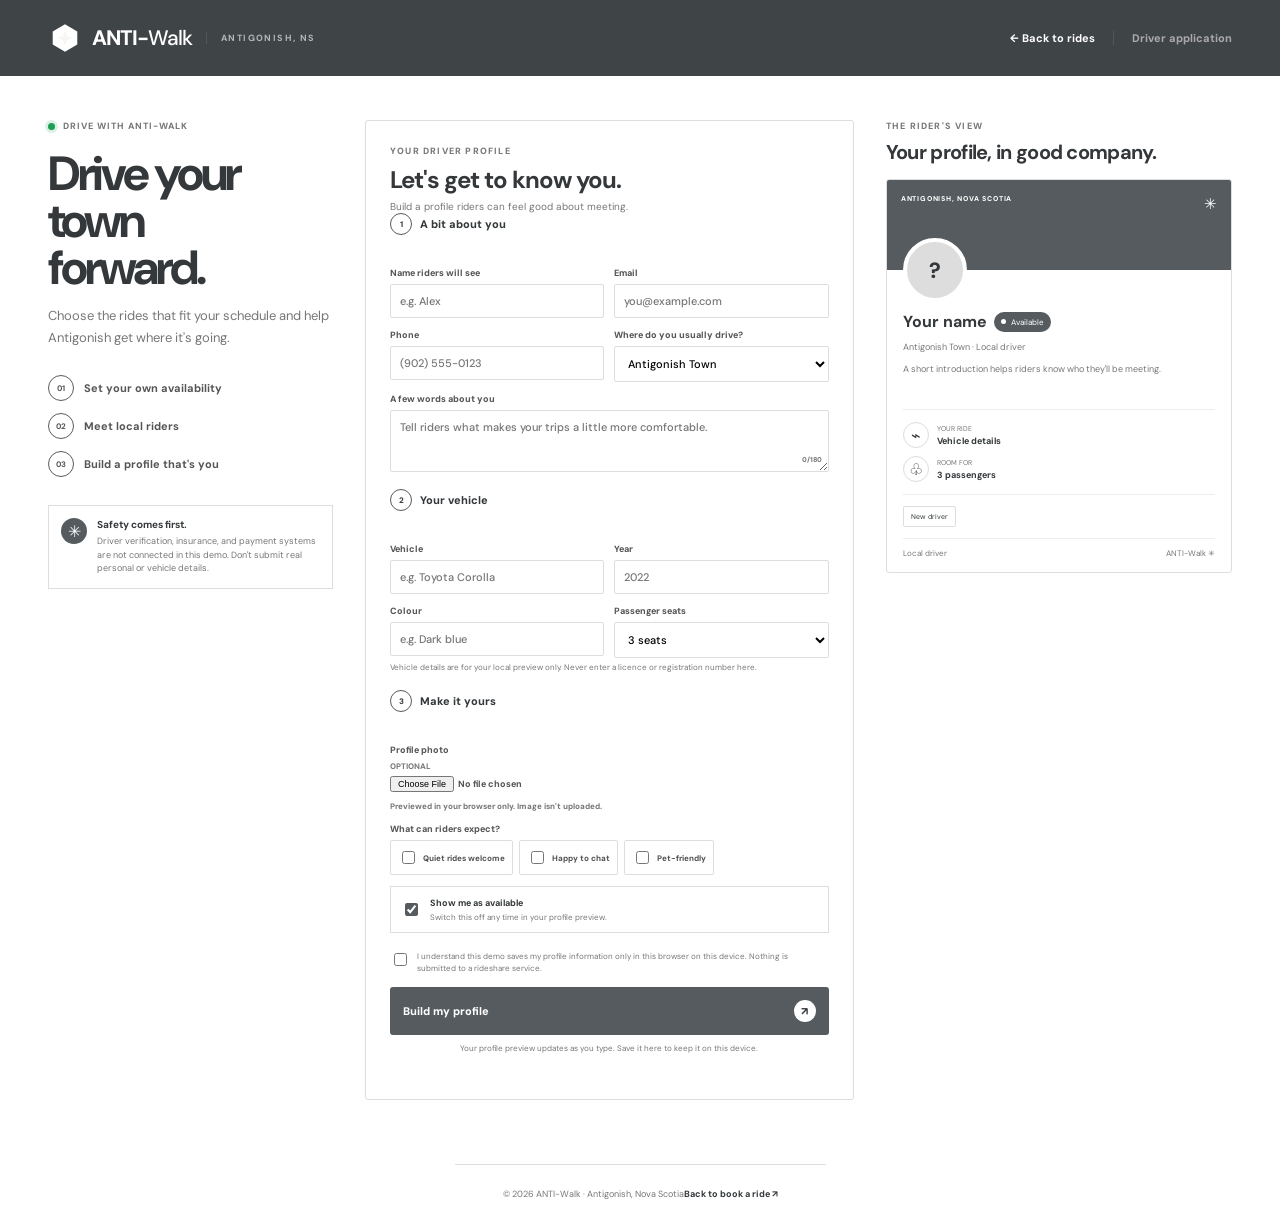
<file: driver.html>
<!doctype html>
<html lang="en">
  <head>
    <meta charset="UTF-8" />
    <meta name="viewport" content="width=device-width, initial-scale=1.0" />
    <meta name="description" content="Create an ANTI-Walk driver profile for Antigonish." />
    <meta name="theme-color" content="#f5f6f1" />
    <title>Drive with us — ANTI-Walk</title>
    <link rel="preconnect" href="https://fonts.googleapis.com" />
    <link rel="preconnect" href="https://fonts.gstatic.com" crossorigin />
    <link
      href="https://fonts.googleapis.com/css2?family=DM+Sans:wght@400;500;600;700&family=Manrope:wght@400;500;600;700;800&display=swap"
      rel="stylesheet"
    />
    <link rel="stylesheet" href="styles.css" />
    <link rel="stylesheet" href="driver.css" />
  </head>
  <body>
    <div class="app-shell driver-app">
      <header class="topbar">
        <a class="brand" href="index.html" aria-label="ANTI-Walk home">
          <span class="brand-mark" aria-hidden="true">
            <svg viewBox="0 0 36 36" fill="none">
              <path d="M18 3.5 31 11v14L18 32.5 5 25V11L18 3.5Z" fill="currentColor" />
              <path d="m18 10 2.25 6.2L26 18l-5.75 1.8L18 26l-2.25-6.2L10 18l5.75-1.8L18 10Z" fill="#F5F6F1" />
            </svg>
          </span>
          <span class="brand-name">ANTI-<span>Walk</span></span>
          <span class="brand-location">ANTIGONISH, NS</span>
        </a>
        <nav class="driver-nav" aria-label="Main navigation">
          <a href="index.html">← Back to rides</a>
          <span>Driver application</span>
        </nav>
      </header>

      <main class="driver-main">
        <section class="driver-intro">
          <span class="driver-eyebrow"><span class="live-dot"></span> DRIVE WITH ANTI-WALK</span>
          <h1>Drive your town<br /><span>forward.</span></h1>
          <p>Choose the rides that fit your schedule and help Antigonish get where it's going.</p>
          <div class="driver-benefits">
            <span><b>01</b> Set your own availability</span>
            <span><b>02</b> Meet local riders</span>
            <span><b>03</b> Build a profile that's you</span>
          </div>
          <div class="driver-safety-card">
            <span class="safety-icon" aria-hidden="true">✳</span>
            <span><strong>Safety comes first.</strong><small>Driver verification, insurance, and payment systems are not connected in this demo. Don't submit real personal or vehicle details.</small></span>
          </div>
        </section>

        <section class="driver-builder" aria-labelledby="driver-form-heading">
          <div class="builder-heading">
            <span class="section-kicker">YOUR DRIVER PROFILE</span>
            <h2 id="driver-form-heading">Let's get to know you.</h2>
            <p>Build a profile riders can feel good about meeting.</p>
          </div>

          <form id="driver-form">
            <fieldset class="driver-form-section">
              <legend><span>1</span> A bit about you</legend>
              <div class="driver-form-grid">
                <label class="driver-field">Name riders will see
                  <input id="driver-name" name="name" autocomplete="name" placeholder="e.g. Alex" required maxlength="50" />
                </label>
                <label class="driver-field">Email
                  <input id="driver-email" name="email" type="email" autocomplete="email" placeholder="you@example.com" required maxlength="120" />
                </label>
                <label class="driver-field">Phone
                  <input id="driver-phone" name="phone" type="tel" autocomplete="tel" placeholder="(902) 555-0123" required maxlength="30" />
                </label>
                <label class="driver-field">Where do you usually drive?
                  <select id="driver-area" name="area">
                    <option>Antigonish Town</option>
                    <option>Antigonish County</option>
                    <option>Antigonish &amp; Paqtnkek</option>
                    <option>Antigonish, campus &amp; county</option>
                  </select>
                </label>
                <label class="driver-field full-field">A few words about you
                  <textarea id="driver-bio" name="bio" rows="3" maxlength="180" placeholder="Tell riders what makes your trips a little more comfortable."></textarea>
                  <small class="character-count"><span id="bio-count">0</span>/180</small>
                </label>
              </div>
            </fieldset>

            <fieldset class="driver-form-section">
              <legend><span>2</span> Your vehicle</legend>
              <div class="driver-form-grid">
                <label class="driver-field">Vehicle
                  <input id="driver-vehicle" name="vehicle" placeholder="e.g. Toyota Corolla" required maxlength="60" />
                </label>
                <label class="driver-field">Year
                  <input id="driver-year" name="year" type="number" min="1990" max="2035" inputmode="numeric" placeholder="2022" required />
                </label>
                <label class="driver-field">Colour
                  <input id="driver-colour" name="colour" placeholder="e.g. Dark blue" required maxlength="30" />
                </label>
                <label class="driver-field">Passenger seats
                  <select id="driver-seats" name="seats">
                    <option value="1">1 seat</option>
                    <option value="2">2 seats</option>
                    <option value="3" selected>3 seats</option>
                    <option value="4">4 seats</option>
                    <option value="5">5 seats</option>
                    <option value="6">6 seats</option>
                  </select>
                </label>
              </div>
              <p class="form-help">Vehicle details are for your local preview only. Never enter a licence or registration number here.</p>
            </fieldset>

            <fieldset class="driver-form-section">
              <legend><span>3</span> Make it yours</legend>
              <div class="driver-form-grid">
                <label class="driver-field full-field">Profile photo <span class="optional-label">OPTIONAL</span>
                  <input id="driver-photo" name="photo" type="file" accept="image/*" />
                  <small class="form-help">Previewed in your browser only. Image isn't uploaded.</small>
                </label>
                <div class="driver-field full-field">
                  <span class="field-title">What can riders expect?</span>
                  <div class="preference-options">
                    <label><input type="checkbox" name="preferences" value="Quiet rides welcome" /> Quiet rides welcome</label>
                    <label><input type="checkbox" name="preferences" value="Happy to chat" /> Happy to chat</label>
                    <label><input type="checkbox" name="preferences" value="Pet-friendly" /> Pet-friendly</label>
                  </div>
                </div>
                <label class="availability-setting full-field">
                  <input id="driver-available" type="checkbox" checked />
                  <span><strong>Show me as available</strong><small>Switch this off any time in your profile preview.</small></span>
                </label>
              </div>
            </fieldset>

            <label class="local-storage-consent">
              <input id="local-save-consent" type="checkbox" required />
              <span>I understand this demo saves my profile information only in this browser on this device. Nothing is submitted to a rideshare service.</span>
            </label>
            <button type="submit" class="create-profile-button">
              <span>Build my profile</span><span aria-hidden="true">↗</span>
            </button>
            <p class="driver-save-status" id="driver-save-status" role="status" aria-live="polite">Your profile preview updates as you type. Save it here to keep it on this device.</p>
          </form>
        </section>

        <aside class="driver-preview-column" aria-label="Live driver profile preview">
          <div class="preview-sticky">
            <div class="preview-heading">
              <span class="section-kicker">THE RIDER'S VIEW</span>
              <h2>Your profile, in good company.</h2>
            </div>
            <article class="driver-profile-card" id="driver-profile-card">
              <div class="profile-cover">
                <span>ANTIGONISH, NOVA SCOTIA</span>
                <span class="profile-stars" aria-label="New driver">✳</span>
              </div>
              <div class="driver-avatar" id="driver-avatar">
                <span id="avatar-initial">?</span>
                <img id="avatar-image" alt="Driver profile preview" hidden />
              </div>
              <div class="profile-body">
                <div class="profile-name-row">
                  <h3 id="preview-name">Your name</h3>
                  <span class="availability-pill" id="availability-pill"><span></span> Available</span>
                </div>
                <p class="profile-location" id="preview-area">Antigonish Town · Local driver</p>
                <p class="preview-bio" id="preview-bio">A short introduction helps riders know who they'll be meeting.</p>
                <div class="profile-detail-list">
                  <div><span class="detail-icon">⌁</span><span><small>YOUR RIDE</small><strong id="preview-vehicle">Vehicle details</strong></span></div>
                  <div><span class="detail-icon">♧</span><span><small>ROOM FOR</small><strong id="preview-seats">3 passengers</strong></span></div>
                </div>
                <div class="profile-preferences" id="preview-preferences"><span>New driver</span></div>
                <div class="profile-card-footer"><span>Local driver</span><span>ANTI-Walk <b>✳</b></span></div>
              </div>
            </article>
            <div class="preview-saved" id="preview-saved" hidden>
              <span aria-hidden="true">✓</span> Profile saved on this device
            </div>
          </div>
        </aside>
      </main>
      <footer class="site-footer">
        <span>© 2026 ANTI-Walk · Antigonish, Nova Scotia</span>
        <a href="index.html">Back to book a ride ↗</a>
      </footer>
    </div>
    <script src="driver.js"></script>
  </body>
</html>
</file>
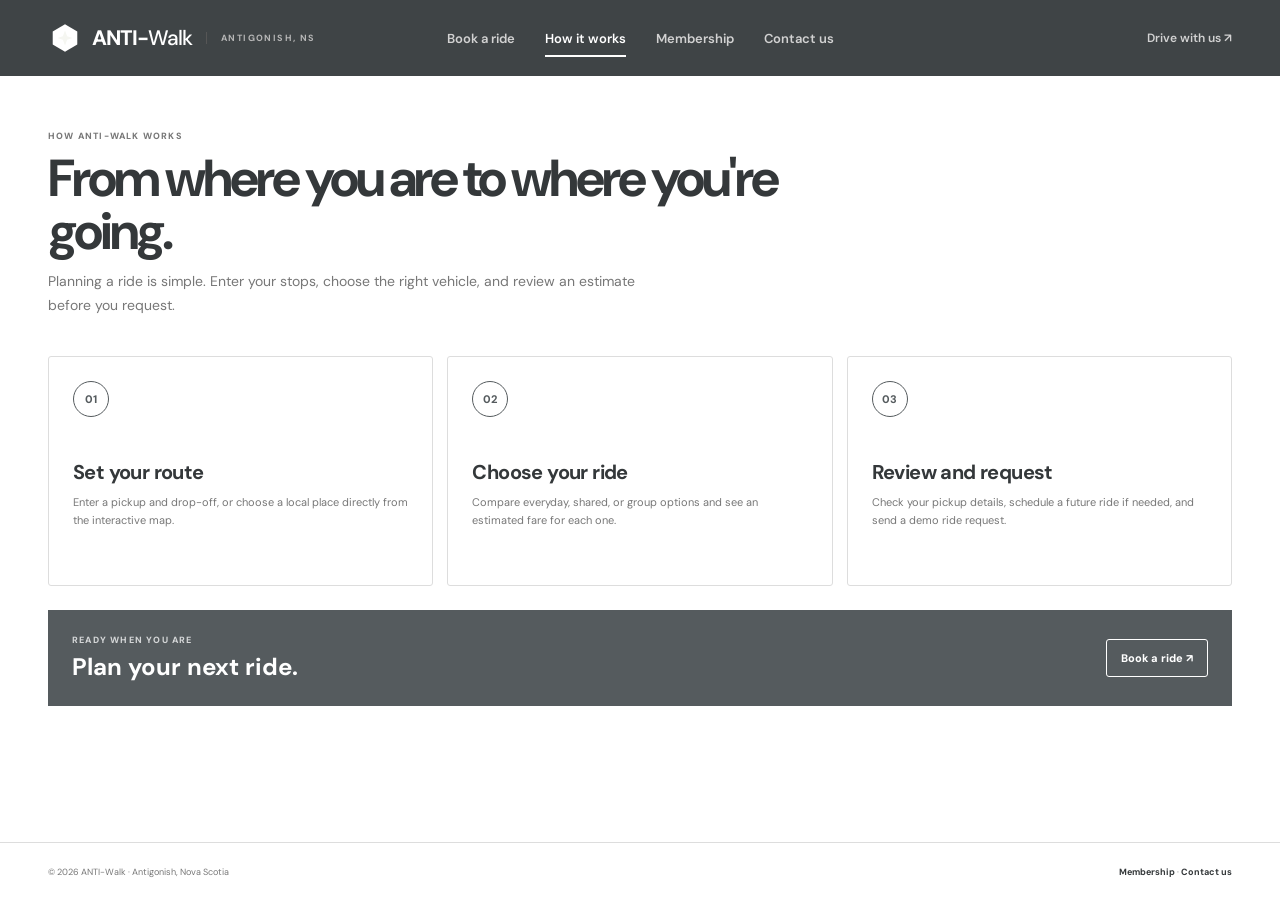
<file: how-it-works.html>
<!doctype html>
<html lang="en">
  <head>
    <meta charset="UTF-8" />
    <meta name="viewport" content="width=device-width, initial-scale=1.0" />
    <title>How it works — ANTI-Walk</title>
    <link rel="preconnect" href="https://fonts.googleapis.com" />
    <link rel="preconnect" href="https://fonts.gstatic.com" crossorigin />
    <link href="https://fonts.googleapis.com/css2?family=DM+Sans:wght@400;500;600;700&family=Manrope:wght@400;500;600;700;800&display=swap" rel="stylesheet" />
    <link rel="stylesheet" href="styles.css" />
  </head>
  <body>
    <div class="app-shell">
      <header class="topbar">
        <a class="brand" href="index.html" aria-label="ANTI-Walk home">
          <span class="brand-mark" aria-hidden="true"><svg viewBox="0 0 36 36" fill="none"><path d="M18 3.5 31 11v14L18 32.5 5 25V11L18 3.5Z" fill="currentColor"/><path d="m18 10 2.25 6.2L26 18l-5.75 1.8L18 26l-2.25-6.2L10 18l5.75-1.8L18 10Z" fill="#F5F6F1"/></svg></span>
          <span class="brand-name">ANTI-<span>Walk</span></span>
          <span class="brand-location">ANTIGONISH, NS</span>
        </a>
        <nav class="top-nav" aria-label="Main navigation">
          <a class="nav-link" href="index.html">Book a ride</a>
          <a class="nav-link active" href="how-it-works.html">How it works</a>
          <a class="nav-link" href="membership.html">Membership</a>
          <a class="nav-link" href="contact.html">Contact us</a>
        </nav>
        <div class="top-actions"><a class="top-drive-link" href="driver.html">Drive with us <span aria-hidden="true">↗</span></a></div>
      </header>
      <main class="secondary-main">
        <section class="page-hero">
          <span class="section-kicker">HOW ANTI-WALK WORKS</span>
          <h1>From where you are to where you're going.</h1>
          <p>Planning a ride is simple. Enter your stops, choose the right vehicle, and review an estimate before you request.</p>
        </section>
        <section class="how-grid" aria-label="Three steps to ride">
          <article class="how-card">
            <span class="how-number">01</span>
            <h2>Set your route</h2>
            <p>Enter a pickup and drop-off, or choose a local place directly from the interactive map.</p>
          </article>
          <article class="how-card">
            <span class="how-number">02</span>
            <h2>Choose your ride</h2>
            <p>Compare everyday, shared, or group options and see an estimated fare for each one.</p>
          </article>
          <article class="how-card">
            <span class="how-number">03</span>
            <h2>Review and request</h2>
            <p>Check your pickup details, schedule a future ride if needed, and send a demo ride request.</p>
          </article>
        </section>
        <section class="secondary-cta">
          <div><span class="section-kicker" style="color:#d4d6d7">READY WHEN YOU ARE</span><h2>Plan your next ride.</h2></div>
          <a href="index.html">Book a ride ↗</a>
        </section>
      </main>
      <footer class="site-footer">
        <span>© 2026 ANTI-Walk · Antigonish, Nova Scotia</span>
        <span><a href="membership.html">Membership</a> · <a href="contact.html">Contact us</a></span>
      </footer>
    </div>
  </body>
</html>
</file>
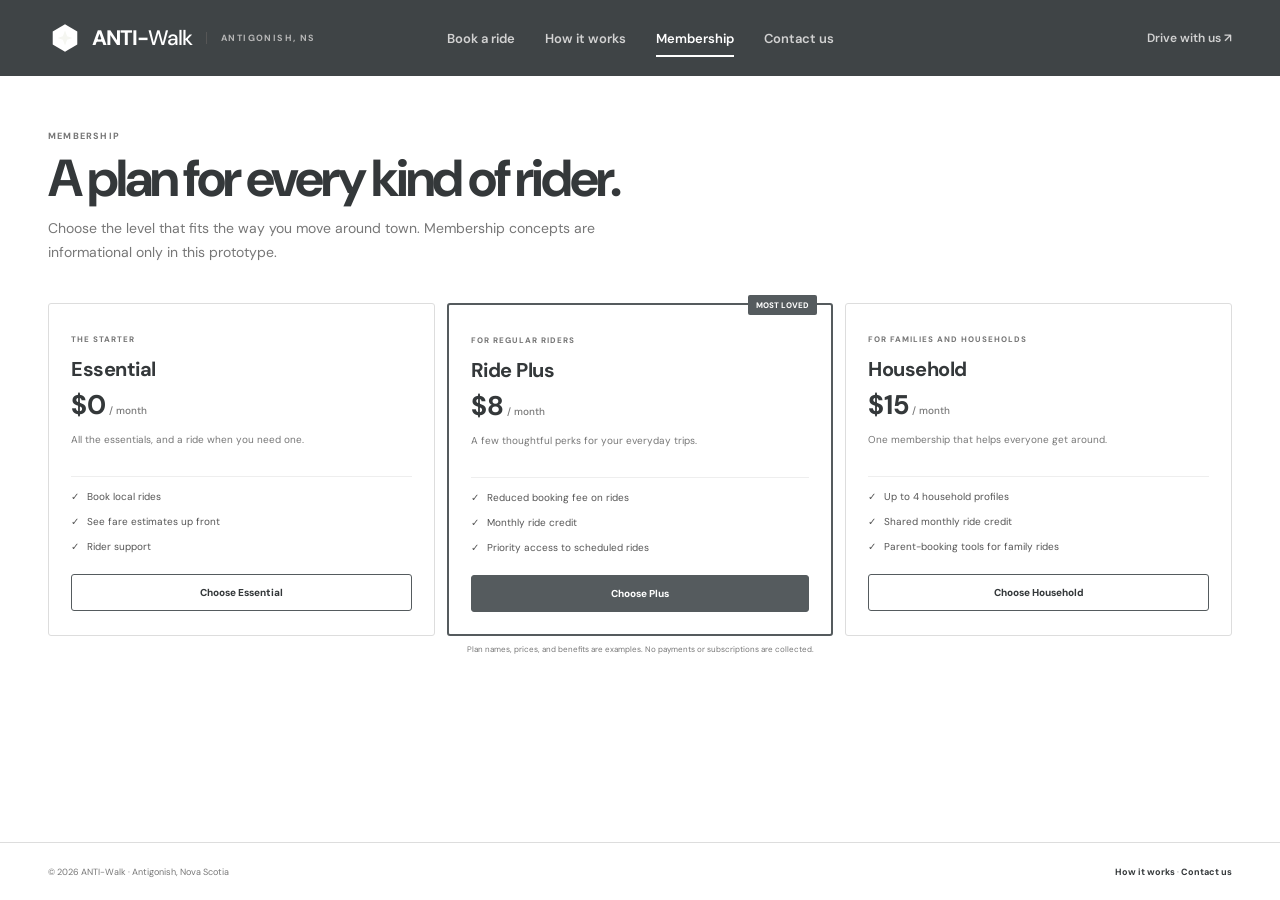
<file: membership.html>
<!doctype html>
<html lang="en">
  <head>
    <meta charset="UTF-8" />
    <meta name="viewport" content="width=device-width, initial-scale=1.0" />
    <title>Membership — ANTI-Walk</title>
    <link rel="preconnect" href="https://fonts.googleapis.com" />
    <link rel="preconnect" href="https://fonts.gstatic.com" crossorigin />
    <link href="https://fonts.googleapis.com/css2?family=DM+Sans:wght@400;500;600;700&family=Manrope:wght@400;500;600;700;800&display=swap" rel="stylesheet" />
    <link rel="stylesheet" href="styles.css" />
  </head>
  <body>
    <div class="app-shell">
      <header class="topbar">
        <a class="brand" href="index.html" aria-label="ANTI-Walk home">
          <span class="brand-mark" aria-hidden="true"><svg viewBox="0 0 36 36" fill="none"><path d="M18 3.5 31 11v14L18 32.5 5 25V11L18 3.5Z" fill="currentColor"/><path d="m18 10 2.25 6.2L26 18l-5.75 1.8L18 26l-2.25-6.2L10 18l5.75-1.8L18 10Z" fill="#F5F6F1"/></svg></span>
          <span class="brand-name">ANTI-<span>Walk</span></span>
          <span class="brand-location">ANTIGONISH, NS</span>
        </a>
        <nav class="top-nav" aria-label="Main navigation">
          <a class="nav-link" href="index.html">Book a ride</a>
          <a class="nav-link" href="how-it-works.html">How it works</a>
          <a class="nav-link active" href="membership.html">Membership</a>
          <a class="nav-link" href="contact.html">Contact us</a>
        </nav>
        <div class="top-actions"><a class="top-drive-link" href="driver.html">Drive with us <span aria-hidden="true">↗</span></a></div>
      </header>
      <main class="secondary-main">
        <section class="page-hero">
          <span class="section-kicker">MEMBERSHIP</span>
          <h1>A plan for every kind of rider.</h1>
          <p>Choose the level that fits the way you move around town. Membership concepts are informational only in this prototype.</p>
        </section>
        <section class="membership-grid membership-page-grid" aria-label="Membership plans">
          <article class="membership-card">
            <span class="plan-label">THE STARTER</span>
            <h3>Essential</h3>
            <p class="plan-price">$0<span> / month</span></p>
            <p class="plan-summary">All the essentials, and a ride when you need one.</p>
            <ul><li>Book local rides</li><li>See fare estimates up front</li><li>Rider support</li></ul>
            <button type="button" class="plan-button" onclick="location.href='index.html'">Choose Essential</button>
          </article>
          <article class="membership-card featured-plan">
            <span class="plan-label">FOR REGULAR RIDERS</span>
            <h3>Ride Plus</h3>
            <p class="plan-price">$8<span> / month</span></p>
            <p class="plan-summary">A few thoughtful perks for your everyday trips.</p>
            <ul><li>Reduced booking fee on rides</li><li>Monthly ride credit</li><li>Priority access to scheduled rides</li></ul>
            <button type="button" class="plan-button" onclick="location.href='index.html'">Choose Plus</button>
            <span class="popular-plan">MOST LOVED</span>
          </article>
          <article class="membership-card">
            <span class="plan-label">FOR FAMILIES AND HOUSEHOLDS</span>
            <h3>Household</h3>
            <p class="plan-price">$15<span> / month</span></p>
            <p class="plan-summary">One membership that helps everyone get around.</p>
            <ul><li>Up to 4 household profiles</li><li>Shared monthly ride credit</li><li>Parent-booking tools for family rides</li></ul>
            <button type="button" class="plan-button" onclick="location.href='index.html'">Choose Household</button>
          </article>
        </section>
        <p class="membership-footnote">Plan names, prices, and benefits are examples. No payments or subscriptions are collected.</p>
      </main>
      <footer class="site-footer">
        <span>© 2026 ANTI-Walk · Antigonish, Nova Scotia</span>
        <span><a href="how-it-works.html">How it works</a> · <a href="contact.html">Contact us</a></span>
      </footer>
    </div>
  </body>
</html>
</file>
<file: styles.css>
:root {
  color-scheme: light;
  --ink: #34383a;
  --muted: #6b6b6b;
  --soft: #f3f3f3;
  --line: #dedede;
  --green: #555b5e;
  --green-dark: #34383a;
  --paper: #fff;
  --white: #fff;
  --font-body: "DM Sans", sans-serif;
  --font-display: "DM Sans", "Manrope", sans-serif;
  font-family: var(--font-body);
  color: var(--ink);
  background: var(--paper);
  font-synthesis: none;
  text-rendering: optimizeLegibility;
}

* { box-sizing: border-box; }
html { scroll-behavior: smooth; }
body { margin: 0; min-width: 320px; min-height: 100vh; background: #fff; }
button, input, select, textarea { font: inherit; }
button { color: inherit; }
a { color: inherit; text-decoration: none; }

.app-shell { width: 100%; min-height: 100vh; margin: 0 auto; }

.topbar {
  height: 76px;
  display: grid;
  grid-template-columns: minmax(240px, 1fr) auto minmax(240px, 1fr);
  align-items: center;
  padding: 0 48px;
  color: #fff;
  background: #3f4446;
}
.brand { display: flex; align-items: center; gap: 10px; justify-self: start; }
.brand-mark { width: 34px; height: 34px; display: inline-flex; color: #fff; }
.brand-mark svg { width: 100%; height: 100%; }
.brand-name { font: 800 21px/1 var(--font-display); letter-spacing: -1px; }
.brand-name span { font-weight: 500; }
.brand-location { margin-left: 4px; padding-left: 14px; border-left: 1px solid #565656; color: #b7b7b7; font-size: 9px; font-weight: 700; letter-spacing: 1.4px; }
.top-nav { display: flex; align-items: center; gap: 30px; justify-self: center; }
.nav-link { position: relative; padding: 27px 0; color: #d2d2d2; font-size: 13px; font-weight: 600; }
.nav-link:hover, .nav-link.active { color: #fff; }
.nav-link.active::after { content: ""; position: absolute; left: 0; right: 0; bottom: 17px; height: 2px; background: #fff; }
.top-actions { display: flex; align-items: center; gap: 18px; justify-self: end; }
.top-drive-link { color: #d2d2d2; font-size: 12px; font-weight: 600; }
.top-drive-link:hover { color: #fff; }
.profile-button { display: flex; align-items: center; gap: 8px; padding: 7px 10px 7px 7px; border: 0; border-radius: 22px; color: #fff; background: #555b5e; cursor: pointer; font-size: 12px; font-weight: 600; }
.profile-initials { width: 28px; height: 28px; display: grid; place-items: center; border-radius: 50%; color: #34383a; background: #fff; font-size: 11px; }
.profile-button svg { width: 12px; height: 12px; fill: none; stroke: currentColor; stroke-width: 2; }

.workspace {
  max-width: 1440px;
  min-height: calc(100vh - 76px);
  display: grid;
  grid-template-columns: 420px minmax(0, 1fr);
  gap: 32px;
  margin: 0 auto;
  padding: 32px 48px 48px;
  background: #fff;
}
.booking-column { width: 100%; }
.intro { margin-bottom: 24px; }
.eyebrow, .map-live { display: flex; align-items: center; gap: 8px; color: #777; font-size: 11px; font-weight: 700; letter-spacing: .7px; text-transform: uppercase; }
.live-dot { width: 7px; height: 7px; border-radius: 50%; background: #1e9e52; box-shadow: 0 0 0 3px #daf1e3; }
h1 { margin: 10px 0 8px; font: 700 48px/.98 var(--font-display); letter-spacing: -3px; }
h1 span { color: #34383a; }
.intro p { margin: 0; color: #777; font-size: 14px; }

.booking-card { padding: 24px; border: 1px solid #e2e2e2; border-radius: 4px; background: #fff; }
.card-heading { display: flex; align-items: flex-start; justify-content: space-between; margin-bottom: 18px; }
.section-kicker { display: block; color: #777; font-size: 9px; font-weight: 800; letter-spacing: 1.2px; }
.card-heading h2 { margin: 5px 0 0; font: 700 24px/1.15 var(--font-display); letter-spacing: -1px; }
.local-badge { display: inline-flex; align-items: center; gap: 6px; margin-top: 2px; padding: 7px 9px; border: 1px solid #ddd; border-radius: 20px; color: #555; background: #fff; font-size: 9px; font-weight: 700; }
.local-badge svg { width: 12px; height: 12px; fill: none; stroke: currentColor; stroke-width: 1.5; }

.route-fields { position: relative; display: flex; flex-direction: column; padding-left: 28px; border: 1px solid #ddd; background: #fff; }
.route-rail { position: absolute; top: 20px; bottom: 21px; left: 13px; display: flex; align-items: center; flex-direction: column; }
.rail-dot { width: 8px; height: 8px; border: 2px solid #34383a; border-radius: 50%; }
.rail-line { width: 1px; flex: 1; min-height: 20px; background: #aaa; }
.rail-square { width: 8px; height: 8px; border: 2px solid #34383a; }
.location-field { display: block; min-width: 0; padding: 10px 44px 9px 0; }
.location-field + .location-field { border-top: 1px solid #e8e8e8; }
.field-label { display: block; margin-bottom: 3px; color: #777; font-size: 9px; font-weight: 800; letter-spacing: .8px; }
.location-field input { width: 100%; padding: 0; border: 0; outline: 0; color: #34383a; background: transparent; font-size: 14px; font-weight: 600; }
.swap-button { position: absolute; z-index: 1; top: 50%; right: 10px; display: grid; width: 30px; height: 30px; place-items: center; transform: translateY(-50%); border: 1px solid #ddd; border-radius: 50%; background: #fff; cursor: pointer; }
.swap-button:hover { background: #f3f3f3; }
.swap-button svg { width: 14px; height: 14px; fill: none; stroke: #34383a; stroke-width: 1.5; }

.quick-destinations { margin: 14px 0 18px; }
.quick-label { display: block; margin-bottom: 8px; color: #777; font-size: 9px; font-weight: 800; letter-spacing: .8px; }
.destination-chips { display: flex; flex-wrap: wrap; gap: 7px; }
.destination-chip { display: inline-flex; align-items: center; gap: 7px; padding: 8px 10px; border: 1px solid #ddd; border-radius: 3px; background: #fff; cursor: pointer; font-size: 11px; font-weight: 700; }
.destination-chip:hover, .destination-chip.selected { border-color: #555b5e; background: #555b5e; color: #fff; }
.chip-icon { display: inline-grid; width: 16px; height: 16px; place-items: center; border-radius: 2px; font-size: 12px; }

.child-booking-toggle, .friend-booking-toggle { display: flex; align-items: center; gap: 9px; margin: 0 0 12px; padding: 11px; border: 1px solid #ddd; border-radius: 3px; cursor: pointer; }
.child-booking-toggle:has(input:checked), .friend-booking-toggle:has(input:checked) { border-color: #555b5e; background: #f6f6f6; }
.child-booking-toggle > input, .friend-booking-toggle > input { position: absolute; opacity: 0; }
.toggle-check { width: 18px; height: 18px; display: grid; flex: 0 0 auto; place-items: center; border: 1px solid #aaa; border-radius: 2px; background: #fff; }
.child-booking-toggle input:checked + .toggle-check, .friend-booking-toggle input:checked + .toggle-check { border-color: #555b5e; background: #555b5e; }
.child-booking-toggle input:checked + .toggle-check::after, .friend-booking-toggle input:checked + .toggle-check::after { content: "✓"; color: #fff; font-size: 11px; }
.child-toggle-copy { display: flex; flex: 1; flex-direction: column; gap: 2px; }
.child-toggle-copy strong { font-size: 11px; }
.child-toggle-copy small { color: #777; font-size: 9px; }
.friend-icon, .family-icon { width: 27px; height: 27px; display: grid; flex: 0 0 auto; place-items: center; border-radius: 3px; color: #fff; background: #555b5e; }
.family-icon svg { width: 17px; height: 17px; fill: none; stroke: currentColor; stroke-width: 1.4; }
.friend-pickup-fields, .child-details { min-width: 0; margin: -4px 0 12px; padding: 12px; border: 1px solid #ddd; border-radius: 3px; background: #f7f7f7; }
.friend-pickup-fields legend, .child-details legend { padding: 0 5px; font-size: 10px; font-weight: 800; }
.friend-pickup-fields > p, .child-safety-note, .child-privacy-note { color: #777; font-size: 9px; line-height: 1.5; }
.friend-fields, .child-fields { display: grid; grid-template-columns: 1fr 1fr; gap: 8px; }
.full-field { grid-column: 1 / -1; }
.form-field { display: flex; min-width: 0; flex-direction: column; gap: 5px; color: #555; font-size: 9px; font-weight: 700; }
.form-field input { width: 100%; padding: 9px; border: 1px solid #ddd; border-radius: 2px; color: #34383a; background: #fff; font-size: 11px; }
.guardian-consent { display: flex; align-items: flex-start; gap: 7px; margin: 10px 0; color: #555; font-size: 9px; line-height: 1.5; }
.guardian-consent input { accent-color: #555b5e; }

.ride-options-heading { display: flex; justify-content: space-between; align-items: center; margin: 3px 0 9px; }
.ride-options-heading > div { display: flex; align-items: baseline; gap: 9px; }
.ride-options-note { color: #777; font-size: 9px; }
.info-button { width: 20px; height: 20px; display: grid; place-items: center; border: 0; border-radius: 50%; background: #eee; cursor: help; }
.info-button svg { width: 13px; height: 13px; fill: none; stroke: #555; }
.ride-options { display: grid; gap: 7px; }
.ride-option { min-height: 58px; display: flex; align-items: center; gap: 10px; padding: 7px 10px 7px 7px; border: 1px solid #ddd; border-radius: 3px; text-align: left; background: #fff; cursor: pointer; }
.ride-option:hover { border-color: #777; }
.ride-option.selected { border: 2px solid #555b5e; padding: 6px 9px 6px 6px; background: #fafafa; }
.ride-art { width: 48px; height: 42px; display: grid; flex: 0 0 auto; place-items: center; border-radius: 2px; color: #34383a; background: #eee; }
.ride-art svg { width: 42px; height: 30px; }
.ride-copy { display: flex; flex: 1; flex-direction: column; gap: 3px; }
.ride-copy strong { font-size: 12px; }
.ride-copy small { color: #777; font-size: 9px; }
.ride-price { font: 700 14px var(--font-display); }

.ride-meta { min-height: 48px; display: flex; align-items: center; gap: 8px; color: #666; font-size: 10px; }
.ride-meta strong { color: #34383a; }
.arrival-icon { width: 18px; height: 18px; display: grid; place-items: center; }
.arrival-icon svg { width: 16px; height: 16px; fill: none; stroke: #555b5e; stroke-width: 1.5; }
.meta-divider { height: 12px; border-left: 1px solid #ddd; }
.schedule-button { display: inline-flex; align-items: center; gap: 5px; margin-left: auto; padding: 7px 8px; border: 1px solid #ddd; border-radius: 3px; background: #fff; cursor: pointer; font-size: 10px; }
.schedule-button > svg { width: 13px; height: 13px; fill: none; stroke: #555b5e; }
.request-button { width: 100%; min-height: 52px; display: flex; align-items: center; justify-content: space-between; padding: 12px 14px; border: 0; border-radius: 3px; color: #fff; background: #555b5e; cursor: pointer; font-size: 14px; font-weight: 800; }
.request-button:hover { background: #34383a; }
.request-arrow { width: 28px; height: 28px; display: grid; place-items: center; border-radius: 50%; color: #34383a; background: #fff; }
.demo-note { margin: 9px 0 0; color: #777; text-align: center; font-size: 8px; }
.community-note { display: flex; align-items: center; gap: 11px; margin-top: 14px; padding: 12px 0; border-top: 1px solid #e8e8e8; border-bottom: 1px solid #e8e8e8; }
.community-icon { width: 34px; height: 34px; display: grid; flex: 0 0 auto; place-items: center; border-radius: 50%; color: #fff; background: #555b5e; }
.community-icon svg { width: 18px; height: 18px; fill: none; stroke: currentColor; }
.community-note > span:nth-child(2) { display: flex; flex: 1; flex-direction: column; gap: 3px; }
.community-note strong { font-size: 11px; }
.community-note small { color: #777; font-size: 9px; }
.community-arrow { font-size: 16px; }

.map-panel { position: relative; min-height: 720px; display: grid; grid-template-rows: 58px minmax(0, 1fr) auto; overflow: hidden; border: 1px solid #ddd; background: #eee; }
.map-topline { position: relative; z-index: 2; display: flex; align-items: center; justify-content: space-between; padding: 10px 14px; border-bottom: 1px solid #ddd; background: #fff; }
.map-location-group { display: flex; align-items: center; flex-wrap: wrap; gap: 8px; }
.map-live { padding: 0; color: #555; font-size: 9px; }
.active-driver-counter { display: inline-flex; align-items: center; gap: 5px; color: #555; font-size: 9px; }
.active-driver-counter strong { color: #34383a; font-size: 12px; }
.registered-rider-count { margin-left: 4px; padding-left: 8px; border-left: 1px solid #ddd; }
.registered-rider-count strong { font-size: inherit; }
.active-driver-wait { margin-left: 4px; padding-left: 8px; border-left: 1px solid #ddd; }
.active-driver-wait strong { font-size: inherit; }
.active-driver-counter small { padding: 3px 5px; border-radius: 2px; color: #777; background: #eee; font-size: 7px; }
.active-driver-dot { width: 7px; height: 7px; border-radius: 50%; background: #555b5e; }
.map-topline-actions { display: flex; gap: 6px; }
.map-layer-button { display: flex; align-items: center; gap: 6px; padding: 8px 9px; border: 1px solid #ddd; border-radius: 3px; background: #fff; cursor: pointer; font-size: 9px; font-weight: 700; }
.map-layer-button:hover { background: #f3f3f3; }
.map-layer-button svg { width: 14px; height: 14px; fill: none; stroke: #555b5e; stroke-width: 1.5; }
.map-canvas { position: relative; min-height: 0; overflow: hidden; background: #efefea; }
.map-drawing { width: 100%; height: 100%; display: block; touch-action: none; cursor: grab; -webkit-user-select: none; user-select: none; }
.map-drawing.is-panning { cursor: grabbing; }
.map-place text { fill: #555b5e; stroke: #f5f4ed; stroke-width: 3px; paint-order: stroke; stroke-linejoin: round; font: 700 10px "DM Sans", sans-serif; letter-spacing: 1px; }
.st-james-cluster { cursor: pointer; }
.st-james-cluster:hover circle:first-child { stroke: #555b5e; stroke-width: 2; }
.map-cluster-popover {
  position: absolute;
  z-index: 8;
  width: 190px;
  padding: 10px;
  border: 1px solid #d7d7d7;
  border-radius: 4px;
  background: #fff;
  box-shadow: 0 10px 28px rgba(52,56,58,.18);
}
.map-cluster-popover[hidden] { display: none; }
.map-cluster-title { display: block; margin: 0 0 7px; color: #777; font-size: 8px; font-weight: 800; letter-spacing: 1px; }
.map-cluster-options { display: grid; gap: 5px; }
.map-cluster-options button {
  display: flex;
  align-items: center;
  gap: 8px;
  width: 100%;
  padding: 7px;
  border: 1px solid #e1e1e1;
  border-radius: 3px;
  background: #fff;
  cursor: pointer;
  text-align: left;
  font-size: 9px;
  font-weight: 700;
}
.map-cluster-options button:hover,
.map-cluster-options button:focus-visible { border-color: #555b5e; background: #f4f4f4; outline: none; }
.map-cluster-options button span { width: 24px; height: 24px; display: grid; flex: 0 0 auto; place-items: center; border-radius: 50%; color: #fff; background: #555b5e; font-size: 7px; }
.map-marker { transition: transform .25s ease; }
.map-zoom-controls { position: absolute; z-index: 3; top: 12px; right: 12px; display: grid; gap: 5px; }
.map-zoom-controls button { width: 34px; height: 34px; display: grid; place-items: center; border: 1px solid #ddd; border-radius: 3px; background: #fff; cursor: pointer; font-size: 20px; box-shadow: 0 2px 8px rgba(0,0,0,.08); }

.map-toolbar { position: relative; z-index: 2; display: grid; grid-template-columns: minmax(170px,.8fr) minmax(190px,1fr) minmax(120px,auto); align-items: center; gap: 10px; min-height: 76px; padding: 9px 12px; border-top: 1px solid #ddd; background: #fff; }
.map-pick-area { display: grid; min-width: 0; gap: 4px; }
.map-pick-controls { display: flex; align-items: center; gap: 3px; }
.map-pick-controls > span { margin-right: 2px; color: #777; font-size: 8px; }
.map-target-button { padding: 5px 7px; border: 1px solid #ddd; border-radius: 3px; background: #fff; cursor: pointer; font-size: 8px; font-weight: 700; }
.map-target-button.active { border-color: #555b5e; color: #fff; background: #555b5e; }
.map-target-button[hidden], .map-pick-instruction[hidden] { display: none; }
.map-place-label { display: none; }
.map-place-select { width: 100%; max-width: 220px; padding: 6px 7px; border: 1px solid #ddd; border-radius: 3px; background: #fff; font-size: 9px; }
.map-pick-instruction { color: #777; font-size: 8px; }
.route-summary { display: flex; align-items: center; gap: 9px; min-width: 0; }
.summary-icon { width: 34px; height: 34px; display: grid; flex: 0 0 auto; place-items: center; border-radius: 50%; color: #fff; background: #555b5e; }
.summary-icon svg { width: 18px; height: 18px; fill: none; stroke: currentColor; }
.route-summary > span:nth-child(2) { min-width: 0; display: flex; flex-direction: column; gap: 3px; }
.route-summary small { color: #777; font-size: 7px; font-weight: 800; letter-spacing: .8px; }
.route-summary strong { max-width: 220px; overflow: hidden; text-overflow: ellipsis; white-space: nowrap; font-size: 10px; }
.route-summary strong i { color: #777; font-style: normal; }
.summary-distance { margin-left: 5px; padding-left: 9px; border-left: 1px solid #ddd; color: #555; font-size: 9px; white-space: nowrap; }
.map-footer-actions { display: flex; align-items: flex-end; flex-direction: column; gap: 5px; }
.map-disclaimer { color: #777; font-size: 7px; }
.map-directions-link { font-size: 9px; font-weight: 800; text-decoration: underline; text-underline-offset: 3px; }
.local-map-fallback { position: absolute; z-index: 4; inset: 0; display: grid; place-items: center; padding: 20px; background: #efefea; }
.local-map-fallback[hidden] { display: none; }
.local-map-fallback-card { width: min(460px,100%); padding: 20px; border: 1px solid #ddd; background: #fff; box-shadow: 0 10px 30px rgba(0,0,0,.12); }
.local-map-fallback-card strong { font-size: 16px; }
.local-map-fallback-card p { color: #777; font-size: 10px; }
.local-map-places { display: flex; flex-wrap: wrap; gap: 6px; }
.local-map-place { padding: 8px 10px; border: 1px solid #ddd; border-radius: 3px; background: #fff; cursor: pointer; font-size: 9px; font-weight: 700; }
.local-map-place:hover { border-color: #555b5e; background: #555b5e; color: #fff; }

.membership-section { max-width: 1440px; margin: 0 auto; padding: 28px 48px 64px; border-top: 1px solid #ddd; }
.membership-heading { display: flex; align-items: flex-end; justify-content: space-between; margin-bottom: 18px; }
.membership-heading h2 { margin: 7px 0 6px; font: 700 32px/1.1 var(--font-display); letter-spacing: -1.5px; }
.membership-heading p { margin: 0; color: #777; font-size: 12px; }
.membership-note { color: #777; font-size: 9px; }
.membership-grid { display: grid; grid-template-columns: repeat(3,1fr); gap: 12px; }
.membership-card { position: relative; padding: 22px; border: 1px solid #ddd; border-radius: 3px; background: #fff; }
.featured-plan { border: 2px solid #555b5e; }
.popular-plan { position: absolute; top: -10px; right: 14px; padding: 5px 8px; border-radius: 2px; color: #fff; background: #555b5e; font-size: 8px; font-weight: 800; }
.plan-label { color: #777; font-size: 8px; font-weight: 800; letter-spacing: 1px; }
.membership-card h3 { margin: 9px 0 5px; font-size: 20px; letter-spacing: -.5px; }
.plan-price { margin: 0; font: 700 27px var(--font-display); }
.plan-price span { color: #777; font: 500 10px var(--font-body); }
.plan-summary { min-height: 34px; color: #777; font-size: 10px; line-height: 1.5; }
.membership-card ul { min-height: 82px; display: grid; gap: 8px; margin: 0 0 16px; padding: 13px 0 0; border-top: 1px solid #eee; list-style: none; }
.membership-card li { position: relative; padding-left: 16px; color: #555; font-size: 10px; }
.membership-card li::before { content: "✓"; position: absolute; left: 0; }
.plan-button { width: 100%; padding: 11px; border: 1px solid #555b5e; border-radius: 3px; background: #fff; cursor: pointer; font-size: 10px; font-weight: 800; }
.featured-plan .plan-button { color: #fff; background: #555b5e; }
.membership-footnote { color: #777; text-align: center; font-size: 8px; }

.contact-section {
  max-width: 1440px;
  display: grid;
  grid-template-columns: minmax(0, 1fr) minmax(380px, .55fr);
  gap: 32px;
  align-items: stretch;
  margin: 0 auto;
  padding: 36px 48px;
  border-top: 1px solid #ddd;
  background: #f5f5f5;
}
.contact-copy h2 { margin: 7px 0 8px; font: 700 32px/1.1 var(--font-display); letter-spacing: -1.5px; }
.contact-copy > p { max-width: 520px; margin: 0; color: #777; font-size: 12px; }
.contact-links { display: flex; gap: 10px; margin-top: 22px; }
.contact-links a { min-width: 210px; display: flex; flex-direction: column; gap: 5px; padding: 13px 14px; border: 1px solid #d8d8d8; border-radius: 3px; background: #fff; }
.contact-links a:hover { border-color: #555b5e; }
.contact-links small { color: #777; font-size: 8px; font-weight: 800; letter-spacing: 1px; }
.contact-links strong { font-size: 12px; }
.download-card { display: flex; align-items: center; justify-content: space-between; gap: 18px; padding: 20px; border: 1px solid #555b5e; border-radius: 3px; color: #fff; background: #555b5e; }
.download-card .section-kicker { color: #d4d6d7; }
.download-card h3 { margin: 6px 0 5px; font-size: 22px; letter-spacing: -.8px; }
.download-card p { margin: 0; color: #dedede; font-size: 10px; }
.download-qr { width: 112px; display: flex; flex: 0 0 auto; flex-direction: column; align-items: center; gap: 7px; padding: 8px; border-radius: 3px; color: #34383a; background: #fff; }
.download-qr svg { width: 96px; height: 96px; }
.download-qr span { font-size: 8px; font-weight: 800; letter-spacing: .5px; }

.site-footer { max-width: 1440px; min-height: 58px; display: flex; align-items: center; justify-content: space-between; margin: 0 auto; padding: 0 48px; border-top: 1px solid #ddd; color: #777; font-size: 9px; }
.site-footer a { color: #34383a; font-weight: 700; }
.toast { position: fixed; z-index: 10; right: 24px; bottom: 24px; max-width: 380px; padding: 14px 16px; border: 1px solid #555b5e; border-radius: 3px; color: #fff; background: #555b5e; font-size: 11px; opacity: 0; transform: translateY(12px); pointer-events: none; transition: .2s; }
.toast.visible { opacity: 1; transform: translateY(0); }

.schedule-dialog { width: min(420px, calc(100% - 32px)); padding: 26px; border: 1px solid #555b5e; border-radius: 3px; background: #fff; box-shadow: 0 20px 60px rgba(52,56,58,.22); }
.schedule-dialog::backdrop { background: rgba(0,0,0,.55); }
.dialog-kicker { color: #777; font-size: 9px; font-weight: 800; letter-spacing: 1.2px; }
.schedule-dialog h2 { margin: 8px 0; font-size: 22px; letter-spacing: -.8px; }
.schedule-dialog p { color: #777; font-size: 11px; }
.schedule-dialog label { display: block; margin: 18px 0 6px; font-size: 10px; font-weight: 700; }
.schedule-dialog input, .user-profile-dialog input, .user-profile-dialog select { width: 100%; padding: 11px; border: 1px solid #ccc; border-radius: 2px; background: #fff; font-size: 12px; }
.dialog-actions { display: flex; justify-content: flex-end; gap: 8px; margin-top: 20px; }
.dialog-actions button { padding: 10px 13px; border-radius: 3px; cursor: pointer; font-size: 10px; font-weight: 800; }
.dialog-cancel { border: 1px solid #ccc; background: #fff; }
.dialog-confirm { border: 1px solid #555b5e; color: #fff; background: #555b5e; }
.user-profile-dialog { width: min(420px, calc(100% - 32px)); }
.profile-dialog-heading { display: flex; align-items: flex-start; justify-content: space-between; }
.profile-dialog-heading h2 { margin: 8px 0 0; font-size: 22px; }
.profile-dialog-close { width: 30px; height: 30px; display: grid; place-items: center; border: 1px solid #ddd; border-radius: 50%; background: #fff; cursor: pointer; }
.user-profile-dialog label { display: block; margin: 12px 0 6px; font-size: 10px; font-weight: 700; }
.optional-label { color: #777; font-size: 8px; }
.profile-membership-row { display: flex; justify-content: space-between; margin-top: 14px; padding: 10px 0; border-top: 1px solid #eee; border-bottom: 1px solid #eee; font-size: 10px; }
.profile-storage-note, .profile-status { color: #777; font-size: 8px; }

.secondary-main {
  max-width: 1440px;
  min-height: calc(100vh - 134px);
  margin: 0 auto;
  padding: 54px 48px 64px;
}
.page-hero {
  max-width: 760px;
  margin-bottom: 38px;
}
.page-hero h1 { margin: 10px 0 12px; font-size: 52px; line-height: 1.02; }
.page-hero p { max-width: 600px; margin: 0; color: #777; font-size: 14px; line-height: 1.7; }
.how-grid {
  display: grid;
  grid-template-columns: repeat(3, 1fr);
  gap: 14px;
}
.how-card {
  min-height: 230px;
  padding: 24px;
  border: 1px solid #ddd;
  border-radius: 3px;
  background: #fff;
}
.how-number {
  width: 36px;
  height: 36px;
  display: grid;
  place-items: center;
  margin-bottom: 42px;
  border: 1px solid #555b5e;
  border-radius: 50%;
  color: #555b5e;
  font-size: 11px;
  font-weight: 800;
}
.how-card h2 { margin: 0 0 8px; font-size: 20px; letter-spacing: -.6px; }
.how-card p { margin: 0; color: #777; font-size: 11px; line-height: 1.65; }
.secondary-cta {
  margin-top: 24px;
  padding: 24px;
  display: flex;
  align-items: center;
  justify-content: space-between;
  gap: 20px;
  color: #fff;
  background: #555b5e;
}
.secondary-cta h2 { margin: 5px 0 0; font-size: 24px; }
.secondary-cta a { padding: 11px 14px; border: 1px solid #fff; border-radius: 3px; color: #fff; font-size: 11px; font-weight: 800; }
.membership-page-grid { margin-top: 8px; }
.contact-page-grid {
  display: grid;
  grid-template-columns: minmax(0, 1fr) minmax(340px, .55fr);
  gap: 16px;
}
.contact-panel, .download-panel {
  min-height: 330px;
  padding: 28px;
  border: 1px solid #ddd;
  border-radius: 3px;
  background: #fff;
}
.contact-panel h2, .download-panel h2 { margin: 8px 0 10px; font-size: 26px; letter-spacing: -1px; }
.contact-panel > p, .download-panel > p { color: #777; font-size: 12px; line-height: 1.6; }
.contact-page-links { display: grid; gap: 8px; margin-top: 24px; }
.contact-page-links a { display: flex; justify-content: space-between; gap: 16px; padding: 13px 14px; border: 1px solid #ddd; border-radius: 3px; }
.contact-page-links a:hover { border-color: #555b5e; }
.contact-page-links small { color: #777; font-size: 8px; font-weight: 800; letter-spacing: 1px; }
.contact-page-links strong { font-size: 11px; }
.download-panel { display: flex; align-items: center; justify-content: space-between; gap: 18px; color: #fff; background: #555b5e; border-color: #555b5e; }
.download-panel .section-kicker { color: #d4d6d7; }
.download-panel > p { color: #ddd; }

@media (max-width: 1120px) {
  .topbar { padding: 0 28px; }
  .workspace { grid-template-columns: 390px minmax(0,1fr); gap: 22px; padding: 28px; }
  .map-panel { min-height: 700px; }
  .map-toolbar { grid-template-columns: minmax(150px,.8fr) minmax(150px,1fr); }
  .map-footer-actions { display: none; }
  .membership-section { padding-left: 28px; padding-right: 28px; }
  .secondary-main { padding: 44px 28px 54px; }
}

@media (max-width: 820px) {
  .topbar { grid-template-columns: 1fr auto; height: 68px; padding: 0 18px; }
  .brand-location, .top-nav, .top-drive-link { display: none; }
  .workspace { display: flex; flex-direction: column; min-height: auto; padding: 22px 18px 34px; }
  .booking-column { max-width: none; }
  h1 { font-size: 40px; }
  .map-panel { order: -1; min-height: 340px; height: 340px; grid-template-rows: 52px minmax(0,1fr) 64px; }
  .map-toolbar { grid-template-columns: 1fr auto; min-height: 64px; }
  .map-pick-area { max-width: 240px; }
  .route-summary { justify-self: end; }
  .summary-icon { display: none; }
  .summary-distance { display: none; }
  .membership-grid { grid-template-columns: 1fr; }
  .membership-heading { align-items: flex-start; flex-direction: column; gap: 8px; }
  .contact-section { grid-template-columns: 1fr; padding: 28px 18px; }
  .contact-links { flex-direction: column; }
  .contact-links a { min-width: 0; }
  .how-grid { grid-template-columns: 1fr; }
  .how-card { min-height: 180px; }
  .how-number { margin-bottom: 25px; }
  .secondary-main { padding: 32px 18px 44px; }
  .page-hero h1 { font-size: 40px; }
  .secondary-cta { align-items: flex-start; flex-direction: column; }
  .contact-page-grid { grid-template-columns: 1fr; }
  .download-panel { min-height: 220px; }
  .site-footer { margin: 0 18px; padding: 10px 0; }
}

@media (max-width: 520px) {
  .topbar { height: 64px; }
  .brand-mark { width: 30px; height: 30px; }
  .brand-name { font-size: 18px; }
  .profile-label, .profile-button svg { display: none; }
  .workspace { padding: 18px 12px 28px; }
  h1 { font-size: 36px; }
  .booking-card { padding: 16px 12px; }
  .friend-fields, .child-fields { grid-template-columns: 1fr; }
  .map-panel { height: 300px; min-height: 300px; grid-template-rows: 48px minmax(0,1fr) 58px; }
  .map-location-group { gap: 5px; }
  .map-live { display: none; }
  .map-topline { padding: 8px 10px; }
  .map-layer-button span { display: none; }
  .map-toolbar { grid-template-columns: 1fr auto; padding: 7px 8px; }
  .map-place-select { max-width: 140px; }
  .map-pick-instruction { display: none; }
  .route-summary strong { max-width: 130px; }
  .community-note small { display: none; }
  .membership-section { padding: 24px 12px 40px; }
  .membership-heading h2 { font-size: 26px; }
  .membership-note { display: none; }
  .contact-section { padding: 24px 12px; }
  .contact-copy h2 { font-size: 27px; }
  .download-card { align-items: flex-start; }
  .download-qr { width: 104px; }
  .download-qr svg { width: 88px; height: 88px; }
  .site-footer { align-items: flex-start; flex-direction: column; justify-content: center; gap: 5px; }
  .ride-meta { flex-wrap: wrap; }
  .schedule-button { margin-left: auto; }
}
</file>
<file: driver.css>
.driver-app { min-height: 100vh; display: flex; flex-direction: column; background: #fff; }
.driver-app .topbar { grid-template-columns: minmax(240px,1fr) auto; }
.driver-nav { display: flex; align-items: center; gap: 18px; color: #aaa; font-size: 11px; font-weight: 700; }
.driver-nav a { color: #fff; }
.driver-nav span { padding-left: 18px; border-left: 1px solid #555; }
.driver-main { width: 100%; max-width: 1440px; flex: 1; display: grid; grid-template-columns: minmax(220px,.7fr) minmax(430px,1.2fr) minmax(280px,.85fr); align-items: start; gap: 32px; margin: 0 auto; padding: 44px 48px 64px; }
.driver-intro { position: sticky; top: 28px; }
.driver-eyebrow { display: flex; align-items: center; gap: 8px; color: #777; font-size: 9px; font-weight: 800; letter-spacing: 1px; }
.driver-intro h1 { margin: 18px 0 14px; font-size: 48px; }
.driver-intro h1 span { color: #34383a; }
.driver-intro > p { max-width: 300px; color: #777; font-size: 13px; line-height: 1.7; }
.driver-benefits { display: grid; gap: 12px; margin-top: 26px; }
.driver-benefits span { display: flex; align-items: center; gap: 10px; color: #555; font-size: 11px; font-weight: 700; }
.driver-benefits b { width: 26px; height: 26px; display: grid; place-items: center; border: 1px solid #555b5e; border-radius: 50%; font-size: 8px; }
.driver-safety-card { display: flex; gap: 10px; margin-top: 28px; padding: 12px; border: 1px solid #ddd; }
.safety-icon { width: 26px; height: 26px; display: grid; flex: 0 0 auto; place-items: center; border-radius: 50%; color: #fff; background: #555b5e; }
.driver-safety-card > span:last-child { display: flex; flex-direction: column; gap: 4px; }
.driver-safety-card strong { font-size: 10px; }
.driver-safety-card small { color: #777; font-size: 9px; line-height: 1.5; }
.driver-builder { padding: 24px; border: 1px solid #ddd; border-radius: 3px; background: #fff; }
.builder-heading h2 { margin: 7px 0 5px; font-size: 24px; letter-spacing: -1px; }
.builder-heading p { margin: 0; color: #777; font-size: 10px; }
.driver-form-section { min-width: 0; margin: 0; padding: 20px 0 17px; border: 0; border-top: 1px solid #eee; }
.driver-form-section legend { width: 100%; display: flex; align-items: center; gap: 8px; margin-bottom: 12px; padding: 0; color: #34383a; font-size: 11px; font-weight: 800; }
.driver-form-section legend span { width: 22px; height: 22px; display: grid; place-items: center; border: 1px solid #555b5e; border-radius: 50%; font-size: 8px; }
.driver-form-grid { display: grid; grid-template-columns: 1fr 1fr; gap: 11px 10px; }
.driver-field { position: relative; display: flex; min-width: 0; flex-direction: column; gap: 5px; color: #555; font-size: 9px; font-weight: 800; }
.driver-field input:not([type="checkbox"]):not([type="file"]), .driver-field select, .driver-field textarea { width: 100%; min-width: 0; padding: 9px; border: 1px solid #ddd; border-radius: 2px; outline: 0; background: #fff; font: 500 11px "DM Sans",sans-serif; }
.driver-field input:focus, .driver-field select:focus, .driver-field textarea:focus { border-color: #555b5e; }
.character-count { position: absolute; right: 7px; bottom: 8px; color: #777; font-size: 7px; }
.form-help { margin: 3px 0 0; color: #777; font-size: 8px; line-height: 1.5; }
.field-title { color: #555; font-size: 9px; }
.preference-options { display: flex; flex-wrap: wrap; gap: 6px; }
.preference-options label { display: inline-flex; align-items: center; gap: 5px; padding: 7px; border: 1px solid #ddd; border-radius: 2px; cursor: pointer; font-size: 8px; }
.preference-options label:has(input:checked) { border-color: #555b5e; background: #555b5e; color: #fff; }
.preference-options input { accent-color: #555b5e; }
.availability-setting { display: flex; grid-column: 1/-1; align-items: center; gap: 9px; padding: 10px; border: 1px solid #ddd; cursor: pointer; }
.availability-setting > input { accent-color: #555b5e; }
.availability-setting span { display: flex; flex-direction: column; gap: 3px; }
.availability-setting strong { font-size: 9px; }
.availability-setting small { color: #777; font-size: 8px; }
.local-storage-consent { display: flex; align-items: flex-start; gap: 7px; color: #777; font-size: 8px; line-height: 1.5; }
.local-storage-consent input { accent-color: #555b5e; }
.create-profile-button { width: 100%; display: flex; justify-content: space-between; align-items: center; margin-top: 13px; padding: 13px; border: 0; border-radius: 3px; color: #fff; background: #555b5e; cursor: pointer; font-size: 11px; font-weight: 800; }
.create-profile-button span:last-child { width: 22px; height: 22px; display: grid; place-items: center; border-radius: 50%; color: #34383a; background: #fff; }
.driver-save-status { min-height: 24px; color: #777; text-align: center; font-size: 8px; }
.preview-sticky { position: sticky; top: 24px; }
.preview-heading h2 { margin: 7px 0 14px; font-size: 20px; letter-spacing: -.7px; }
.driver-profile-card { overflow: hidden; border: 1px solid #ddd; border-radius: 3px; background: #fff; }
.profile-cover { height: 90px; display: flex; justify-content: space-between; padding: 14px; color: #fff; background: #555b5e; }
.profile-cover > span:first-child { font-size: 7px; font-weight: 800; letter-spacing: .8px; }
.profile-stars { font-size: 15px; }
.driver-avatar { position: absolute; width: 64px; height: 64px; display: grid; place-items: center; margin: -32px 0 0 16px; overflow: hidden; border: 4px solid #fff; border-radius: 50%; color: #34383a; background: #ddd; font: 800 22px "DM Sans",sans-serif; }
.driver-avatar img { width: 100%; height: 100%; object-fit: cover; }
.profile-body { padding: 41px 16px 14px; }
.profile-name-row { display: flex; align-items: center; gap: 7px; }
.profile-name-row h3 { margin: 0; font-size: 16px; }
.availability-pill { display: inline-flex; align-items: center; gap: 5px; padding: 5px 7px; border-radius: 20px; color: #fff; background: #555b5e; font-size: 8px; }
.availability-pill > span { width: 5px; height: 5px; border-radius: 50%; background: #fff; }
.availability-pill.unavailable { color: #777; background: #eee; }
.profile-location, .preview-bio { color: #777; font-size: 9px; }
.preview-bio { min-height: 38px; line-height: 1.6; }
.profile-detail-list { display: grid; gap: 8px; padding: 12px 0; border-top: 1px solid #eee; border-bottom: 1px solid #eee; }
.profile-detail-list > div { display: flex; align-items: center; gap: 8px; }
.detail-icon { width: 26px; height: 26px; display: grid; place-items: center; border: 1px solid #ddd; border-radius: 50%; }
.profile-detail-list > div > span:last-child { display: flex; flex-direction: column; gap: 2px; }
.profile-detail-list small { color: #777; font-size: 7px; }
.profile-detail-list strong { font-size: 9px; }
.profile-preferences { display: flex; flex-wrap: wrap; gap: 5px; padding: 11px 0; }
.profile-preferences span { padding: 5px 7px; border: 1px solid #ddd; border-radius: 2px; font-size: 7px; }
.profile-card-footer { display: flex; justify-content: space-between; padding-top: 9px; border-top: 1px solid #eee; color: #777; font-size: 8px; }
.preview-saved { margin-top: 9px; padding: 9px; border: 1px solid #555b5e; text-align: center; font-size: 8px; font-weight: 800; }

@media (max-width: 1080px) {
  .driver-main { grid-template-columns: minmax(220px,.7fr) minmax(400px,1.3fr); }
  .driver-preview-column { grid-column: 2; }
  .preview-sticky { position: static; }
}
@media (max-width: 820px) {
  .driver-app .topbar { grid-template-columns: 1fr auto; }
  .driver-nav span { display: none; }
  .driver-main { display: flex; flex-direction: column; padding: 24px 18px 40px; }
  .driver-intro { position: static; }
  .driver-intro h1 { font-size: 40px; }
  .driver-safety-card { max-width: 440px; }
  .driver-builder, .driver-preview-column { width: 100%; }
  .driver-profile-card { max-width: 440px; }
}
@media (max-width: 520px) {
  .driver-app .topbar { height: 64px; }
  .driver-nav { font-size: 9px; }
  .driver-main { padding: 20px 12px 32px; }
  .driver-intro h1 { font-size: 36px; }
  .driver-benefits { grid-template-columns: 1fr; }
  .driver-builder { padding: 16px 12px; }
  .driver-form-grid { grid-template-columns: 1fr; }
  .full-field { grid-column: auto; }
}
</file>
